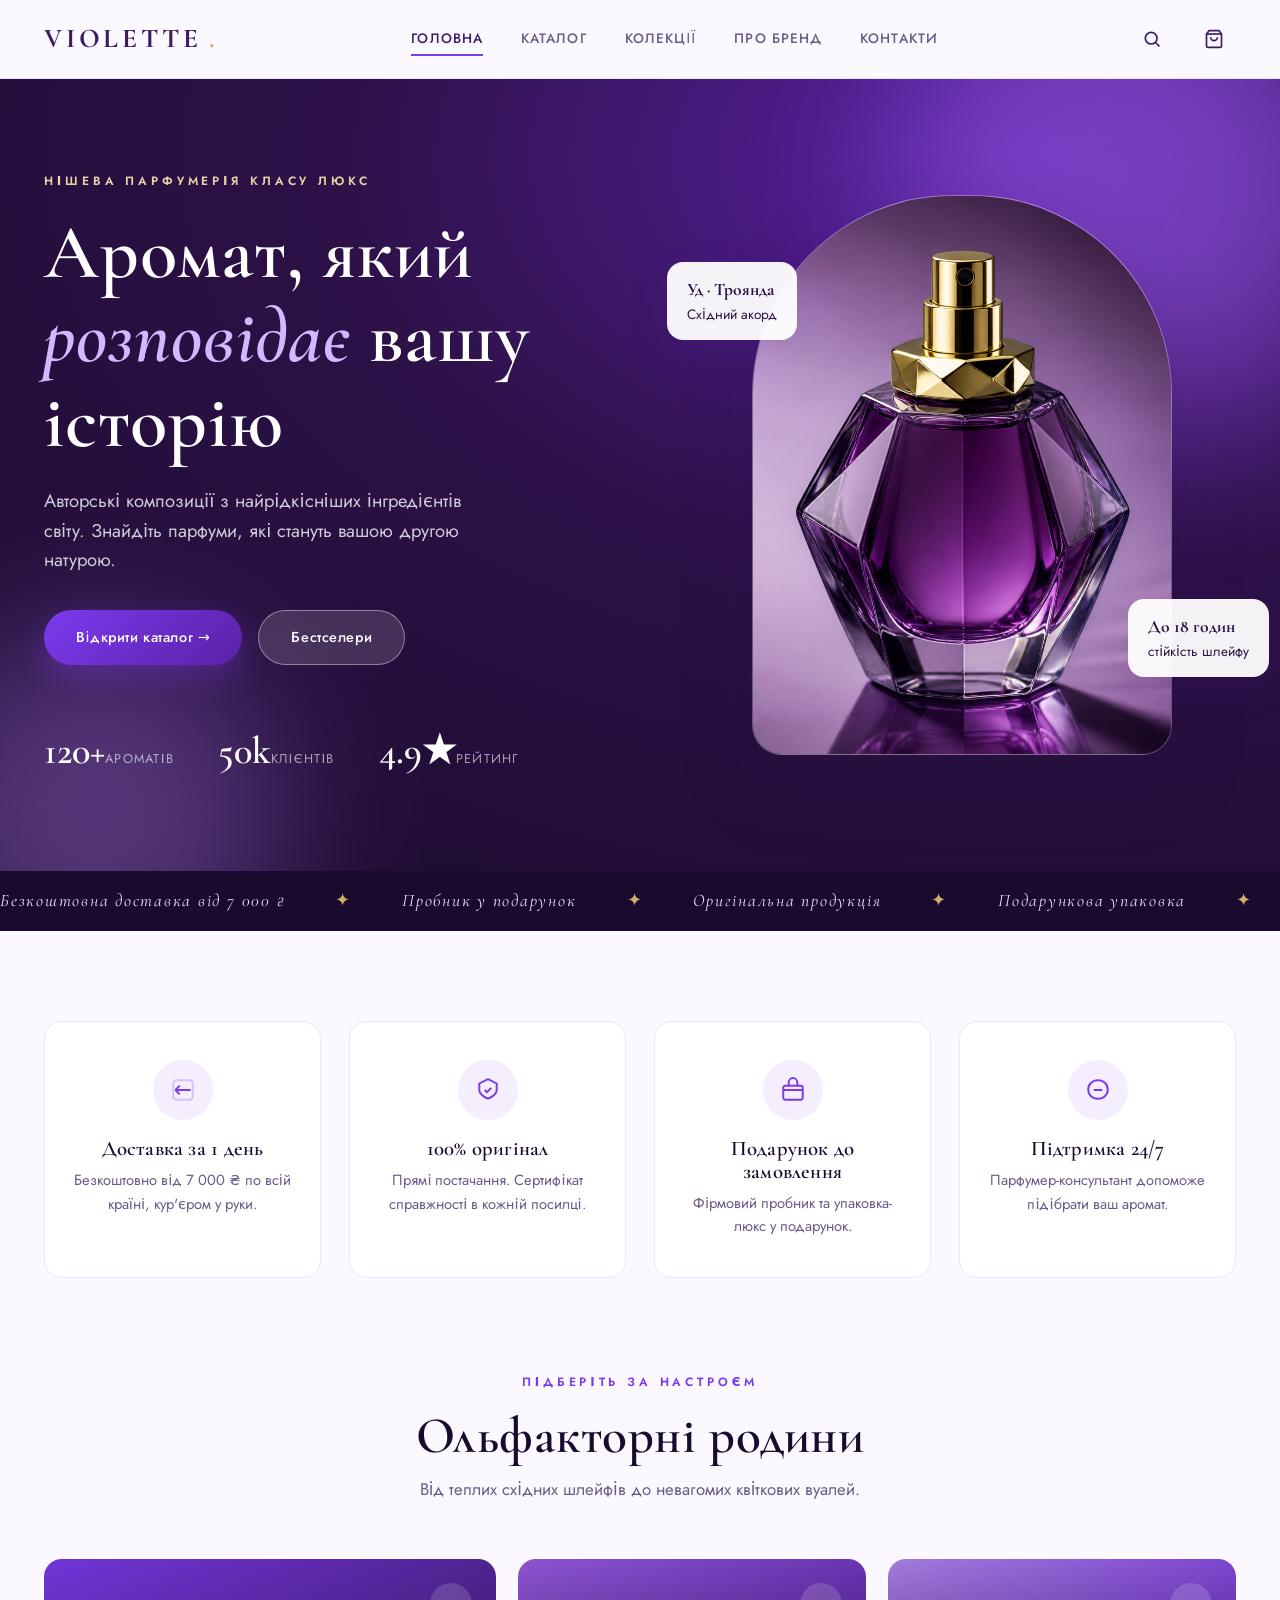
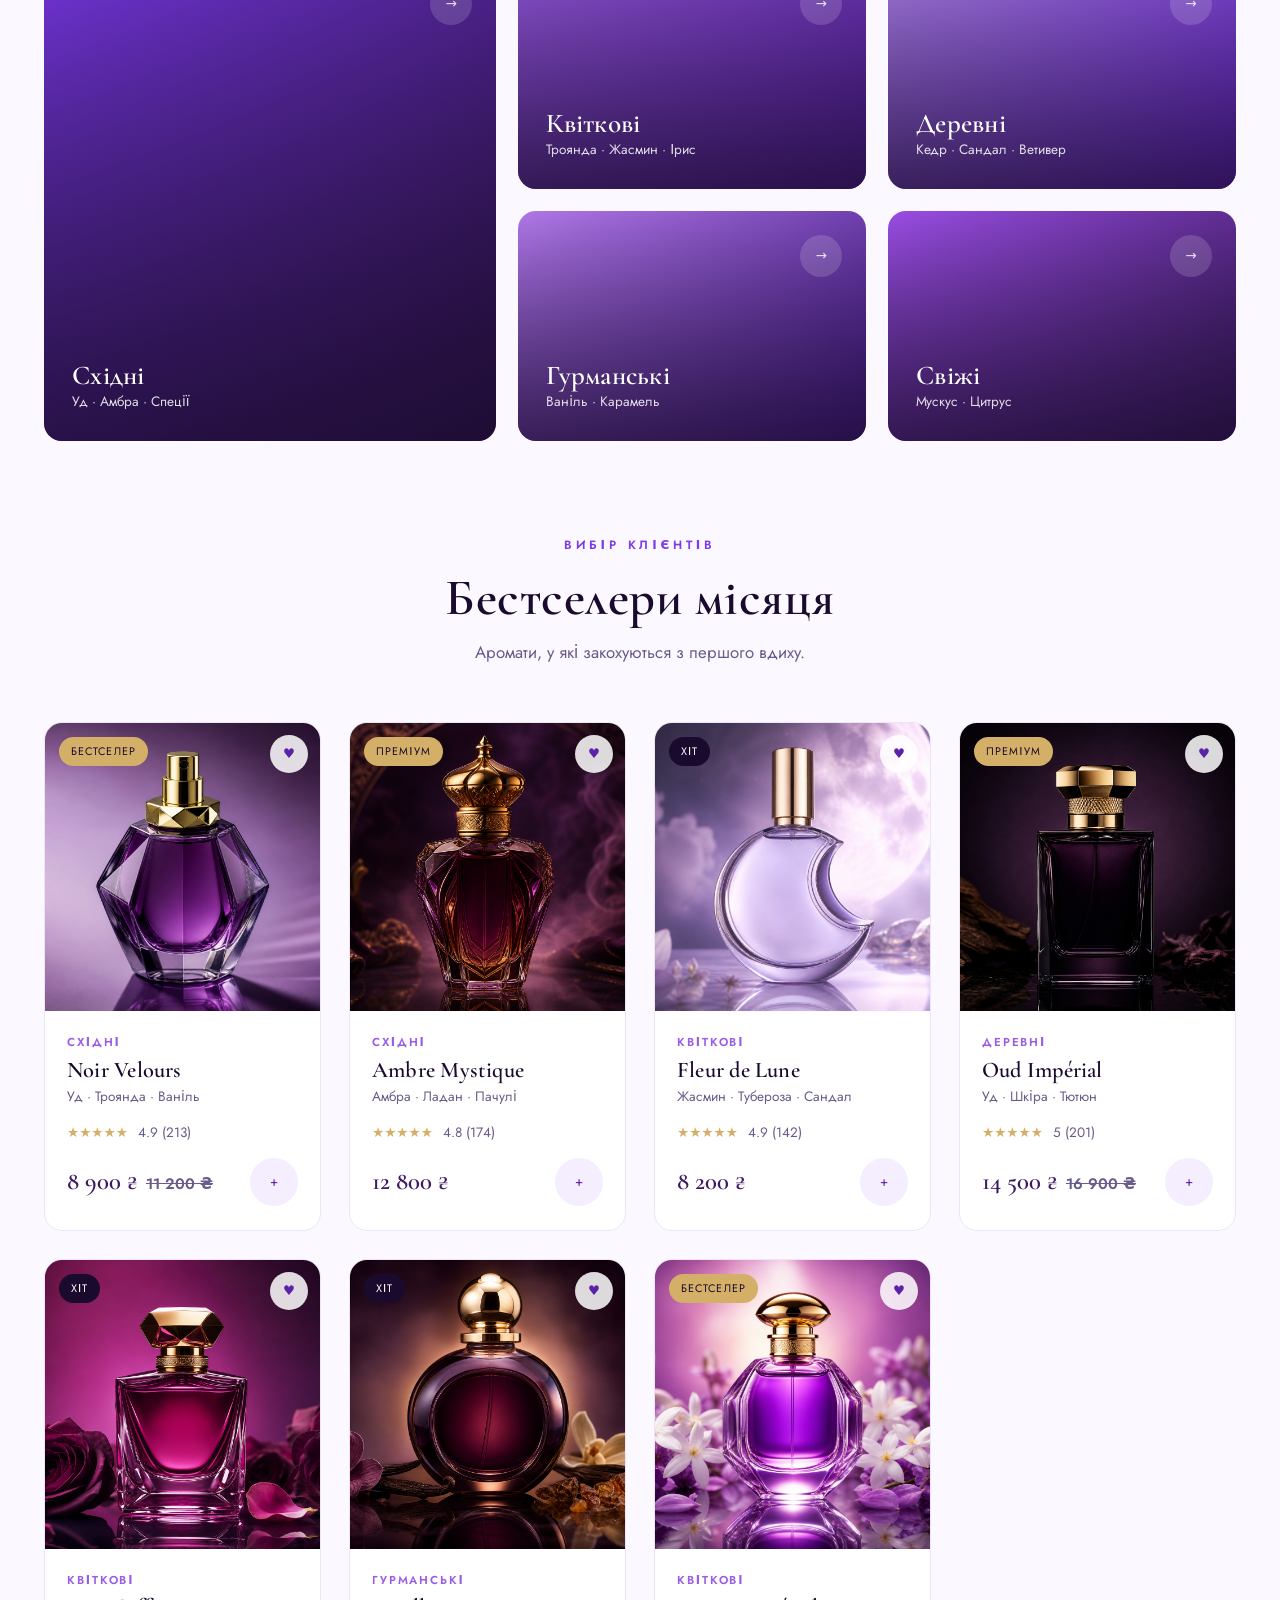
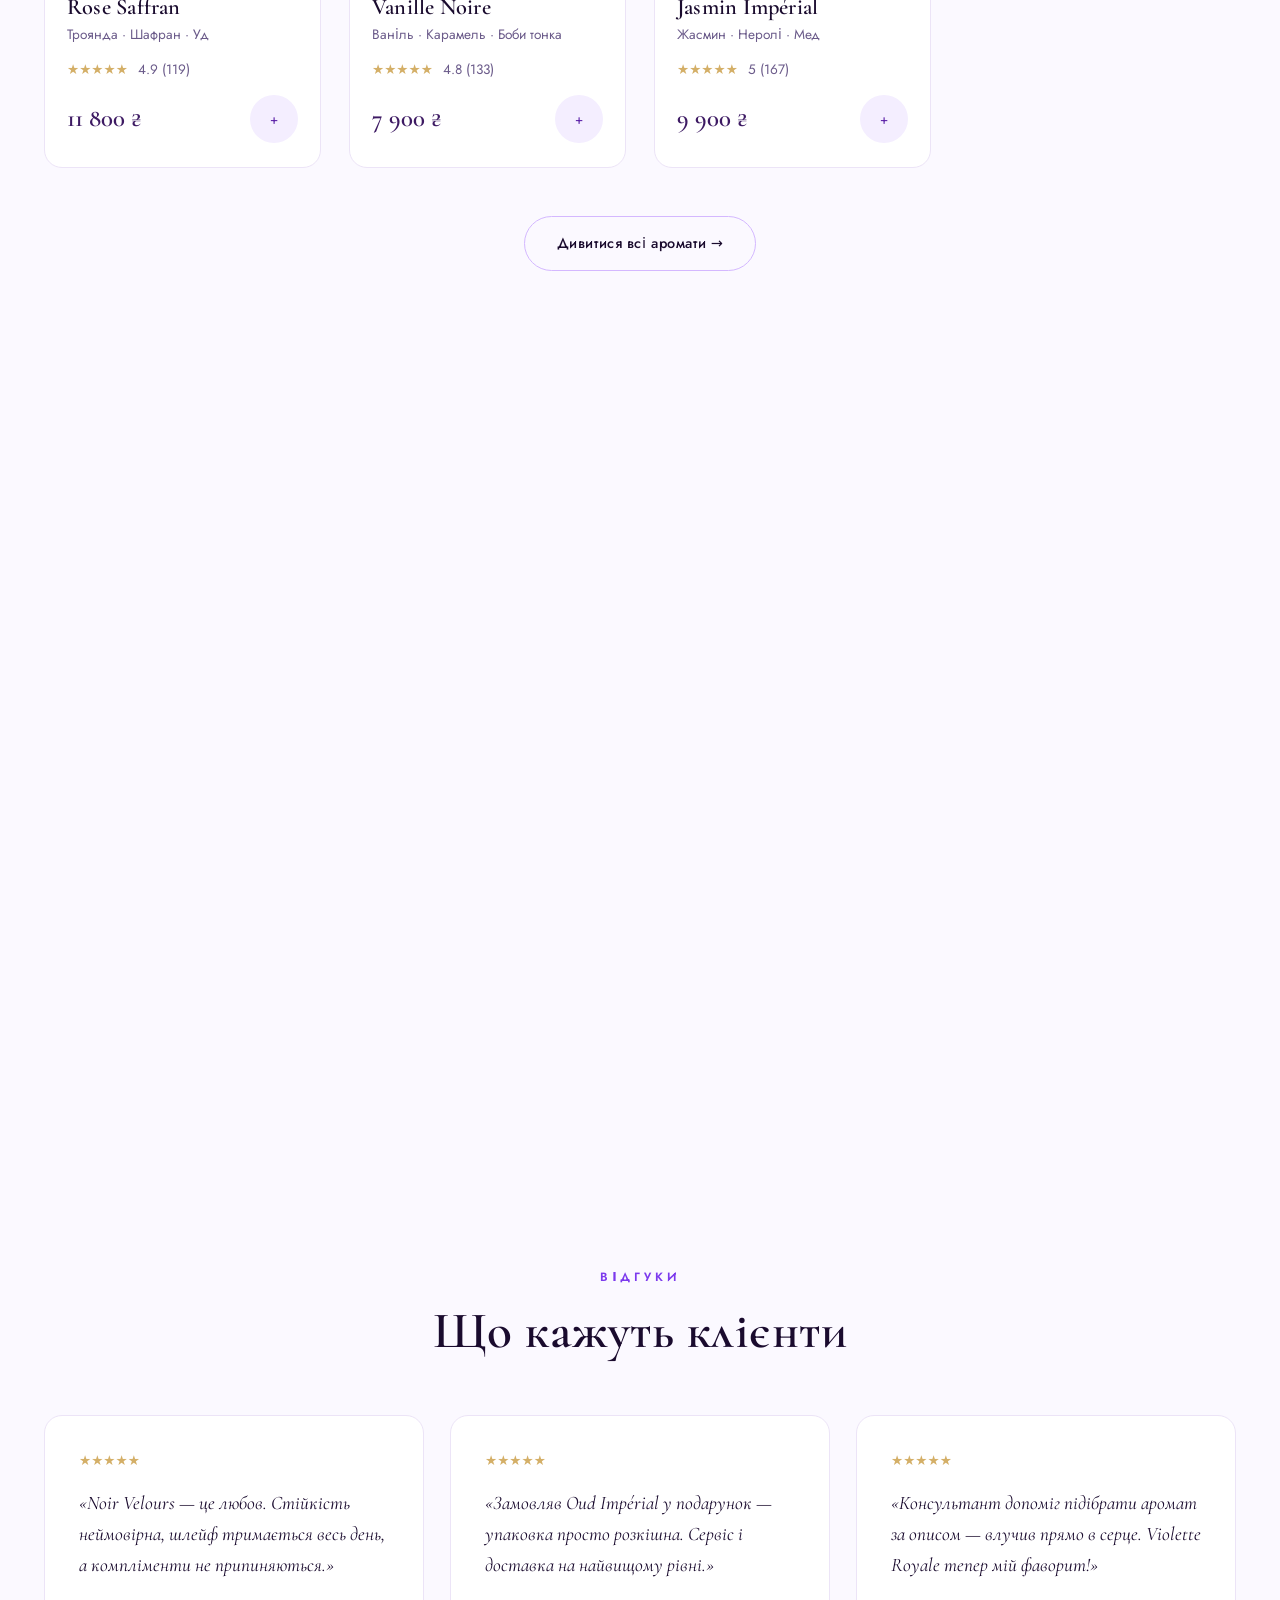
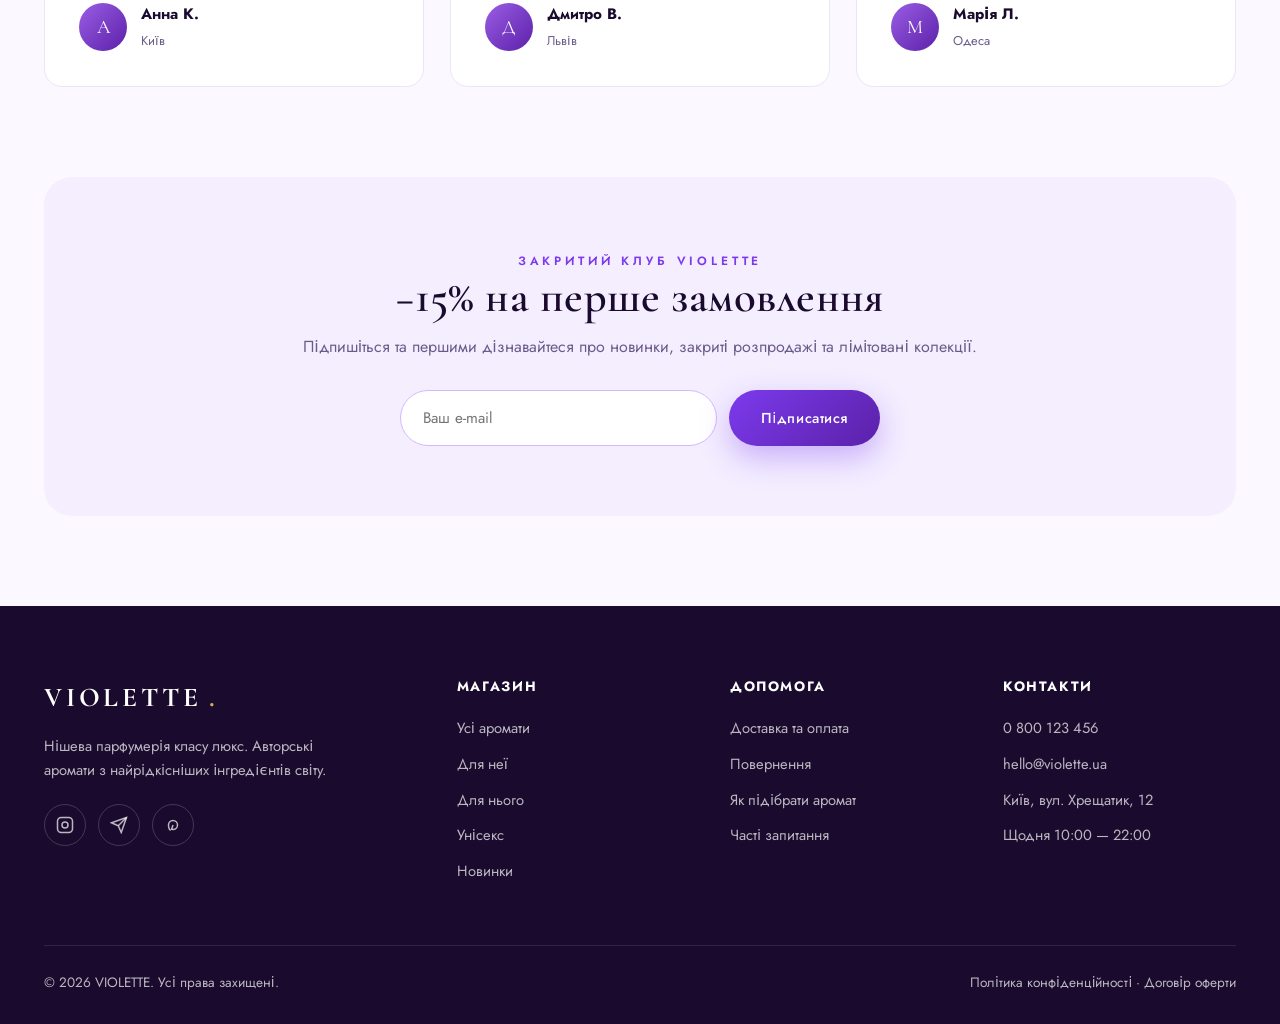
<file: index.html>
<!DOCTYPE html>
<html lang="uk">
<head>
  <meta charset="UTF-8" />
  <meta name="viewport" content="width=device-width, initial-scale=1.0" />
  <title>VIOLETTE — Нішева парфумерія класу люкс</title>
  <meta name="description" content="VIOLETTE — вишуканий онлайн-бутик нішевої парфумерії. Авторські аромати, преміальні інгредієнти, доставка по всьому світу." />
  <link rel="preconnect" href="https://fonts.googleapis.com" />
  <link rel="preconnect" href="https://fonts.gstatic.com" crossorigin />
  <link href="https://fonts.googleapis.com/css2?family=Cormorant+Garamond:ital,wght@0,500;0,600;0,700;1,500;1,600&family=Jost:wght@300;400;500;600&display=swap" rel="stylesheet" />
  <link rel="stylesheet" href="styles.css" />
</head>
<body>
  <!-- Header -->
  <header class="header">
    <div class="container nav">
      <a href="index.html" class="logo">VIOLETTE<span>.</span></a>
      <nav class="nav-links">
        <a href="index.html" class="active">Головна</a>
        <a href="catalog.html">Каталог</a>
        <a href="catalog.html?cat=Східні">Колекції</a>
        <a href="#about">Про бренд</a>
        <a href="#contacts">Контакти</a>
      </nav>
      <div class="nav-actions">
        <button class="icon-btn" aria-label="Пошук">
          <svg width="20" height="20" viewBox="0 0 24 24" fill="none" stroke="currentColor" stroke-width="2"><circle cx="11" cy="11" r="7"/><path d="m21 21-4.3-4.3"/></svg>
        </button>
        <a href="cart.html" class="icon-btn" aria-label="Кошик">
          <svg width="20" height="20" viewBox="0 0 24 24" fill="none" stroke="currentColor" stroke-width="2"><path d="M6 2 3 6v14a2 2 0 0 0 2 2h14a2 2 0 0 0 2-2V6l-3-4Z"/><path d="M3 6h18"/><path d="M16 10a4 4 0 0 1-8 0"/></svg>
          <span class="cart-badge">0</span>
        </a>
        <button class="burger" aria-label="Меню"><span></span><span></span><span></span></button>
      </div>
    </div>
  </header>

  <!-- Mobile menu -->
  <div class="mobile-menu">
    <button class="close" aria-label="Закрити">×</button>
    <a href="index.html">Головна</a>
    <a href="catalog.html">Каталог</a>
    <a href="catalog.html?cat=Східні">Колекції</a>
    <a href="#about">Про бренд</a>
    <a href="cart.html">Кошик</a>
  </div>

  <!-- Hero -->
  <section class="hero">
    <div class="container hero-grid">
      <div class="hero-content">
        <span class="eyebrow">Нішева парфумерія класу люкс</span>
        <h1>Аромат, який <em>розповідає</em> вашу історію</h1>
        <p>Авторські композиції з найрідкісніших інгредієнтів світу. Знайдіть парфуми, які стануть вашою другою натурою.</p>
        <div class="hero-actions">
          <a href="catalog.html" class="btn btn-primary">Відкрити каталог →</a>
          <a href="#bestsellers" class="btn btn-light">Бестселери</a>
        </div>
        <div class="hero-stats">
          <div><span class="num">120+</span><span class="lbl">ароматів</span></div>
          <div><span class="num">50k</span><span class="lbl">клієнтів</span></div>
          <div><span class="num">4.9★</span><span class="lbl">рейтинг</span></div>
        </div>
      </div>
      <div class="hero-visual">
        <div class="hero-bottle">
          <img src="images/noir-velours.png" alt="Noir Velours" />
        </div>
        <div class="hero-tag t1"><b>Уд · Троянда</b>Східний акорд</div>
        <div class="hero-tag t2"><b>До 18 годин</b>стійкість шлейфу</div>
      </div>
    </div>
  </section>

  <!-- Marquee -->
  <div class="marquee">
    <div class="marquee-track">
      <span>Безкоштовна доставка від 7 000 ₴</span>
      <span>Пробник у подарунок</span>
      <span>Оригінальна продукція</span>
      <span>Подарункова упаковка</span>
      <span>Безкоштовна доставка від 7 000 ₴</span>
      <span>Пробник у подарунок</span>
      <span>Оригінальна продукція</span>
      <span>Подарункова упаковка</span>
    </div>
  </div>

  <!-- Features -->
  <section class="section">
    <div class="container">
      <div class="features">
        <div class="feature reveal">
          <div class="ic"><svg width="26" height="26" viewBox="0 0 24 24" fill="none" stroke="currentColor" stroke-width="1.8"><path d="M5 12h14M5 12l4-4m-4 4 4 4"/><path d="M12 3v.01"/><rect x="3" y="3" width="18" height="18" rx="3" opacity=".25"/></svg></div>
          <h4>Доставка за 1 день</h4>
          <p>Безкоштовно від 7 000 ₴ по всій країні, кур'єром у руки.</p>
        </div>
        <div class="feature reveal">
          <div class="ic"><svg width="26" height="26" viewBox="0 0 24 24" fill="none" stroke="currentColor" stroke-width="1.8"><path d="M12 2 4 6v6c0 5 8 8 8 8s8-3 8-8V6l-8-4Z"/><path d="m9 12 2 2 4-4"/></svg></div>
          <h4>100% оригінал</h4>
          <p>Прямі постачання. Сертифікат справжності в кожній посилці.</p>
        </div>
        <div class="feature reveal">
          <div class="ic"><svg width="26" height="26" viewBox="0 0 24 24" fill="none" stroke="currentColor" stroke-width="1.8"><rect x="3" y="8" width="18" height="13" rx="2"/><path d="M3 12h18M8 8V5a4 4 0 0 1 8 0v3"/></svg></div>
          <h4>Подарунок до замовлення</h4>
          <p>Фірмовий пробник та упаковка-люкс у подарунок.</p>
        </div>
        <div class="feature reveal">
          <div class="ic"><svg width="26" height="26" viewBox="0 0 24 24" fill="none" stroke="currentColor" stroke-width="1.8"><path d="M21 11.5a8.38 8.38 0 0 1-9 8.5 8.38 8.38 0 0 1-9-8.5A8.5 8.5 0 0 1 12 3a8.5 8.5 0 0 1 9 8.5Z"/><path d="M8 12h8"/></svg></div>
          <h4>Підтримка 24/7</h4>
          <p>Парфумер-консультант допоможе підібрати ваш аромат.</p>
        </div>
      </div>
    </div>
  </section>

  <!-- Categories -->
  <section class="section" style="padding-top:0">
    <div class="container">
      <div class="section-head reveal">
        <span class="eyebrow">Підберіть за настроєм</span>
        <h2>Ольфакторні родини</h2>
        <p>Від теплих східних шлейфів до невагомих квіткових вуалей.</p>
      </div>
      <div class="cats">
        <a class="cat reveal" href="catalog.html?cat=Східні">
          <span class="arrow">→</span>
          <div><h3>Східні</h3><span>Уд · Амбра · Спеції</span></div>
        </a>
        <a class="cat reveal" href="catalog.html?cat=Квіткові">
          <span class="arrow">→</span>
          <div><h3>Квіткові</h3><span>Троянда · Жасмин · Ірис</span></div>
        </a>
        <a class="cat reveal" href="catalog.html?cat=Деревні">
          <span class="arrow">→</span>
          <div><h3>Деревні</h3><span>Кедр · Сандал · Ветивер</span></div>
        </a>
        <a class="cat reveal" href="catalog.html?cat=Гурманські">
          <span class="arrow">→</span>
          <div><h3>Гурманські</h3><span>Ваніль · Карамель</span></div>
        </a>
        <a class="cat reveal" href="catalog.html?cat=Свіжі">
          <span class="arrow">→</span>
          <div><h3>Свіжі</h3><span>Мускус · Цитрус</span></div>
        </a>
      </div>
    </div>
  </section>

  <!-- Bestsellers -->
  <section class="section" id="bestsellers" style="padding-top:0">
    <div class="container">
      <div class="section-head reveal">
        <span class="eyebrow">Вибір клієнтів</span>
        <h2>Бестселери місяця</h2>
        <p>Аромати, у які закохуються з першого вдиху.</p>
      </div>
      <div class="products" id="bestsellers-grid"></div>
      <div style="text-align:center; margin-top:48px" class="reveal">
        <a href="catalog.html" class="btn btn-ghost">Дивитися всі аромати →</a>
      </div>
    </div>
  </section>

  <!-- Promo banner -->
  <section class="section" style="padding-top:0">
    <div class="container">
      <div class="banner reveal">
        <div>
          <span class="eyebrow" style="color:var(--gold-soft)">Лімітована колекція</span>
          <h2>Midnight Collection<br>−25% до кінця тижня</h2>
          <p>Глибокі вечірні аромати в подарунковому оформленні. Встигніть до завершення акції.</p>
          <a href="catalog.html" class="btn btn-light">Перейти до колекції →</a>
        </div>
        <div class="countdown" id="countdown">
          <div class="cd-box"><span class="n" data-cd="d">02</span><span class="l">дні</span></div>
          <div class="cd-box"><span class="n" data-cd="h">14</span><span class="l">годин</span></div>
          <div class="cd-box"><span class="n" data-cd="m">36</span><span class="l">хвилин</span></div>
          <div class="cd-box"><span class="n" data-cd="s">09</span><span class="l">секунд</span></div>
        </div>
      </div>
    </div>
  </section>

  <!-- About -->
  <section class="section" id="about" style="padding-top:0">
    <div class="container">
      <div class="section-head reveal">
        <span class="eyebrow">Про бренд</span>
        <h2>Мистецтво, укладене у флакон</h2>
        <p>VIOLETTE — це союз французької парфумерної школи та найрідкісніших натуральних інгредієнтів. Кожен аромат створюється вручну майстрами-парфумерами малими партіями, щоб зберегти характер і душу композиції.</p>
      </div>
    </div>
  </section>

  <!-- Reviews -->
  <section class="section" style="padding-top:0">
    <div class="container">
      <div class="section-head reveal">
        <span class="eyebrow">Відгуки</span>
        <h2>Що кажуть клієнти</h2>
      </div>
      <div class="reviews">
        <div class="review reveal">
          <div class="stars">★★★★★</div>
          <p>«Noir Velours — це любов. Стійкість неймовірна, шлейф тримається весь день, а компліменти не припиняються.»</p>
          <div class="reviewer"><div class="av">А</div><div><b>Анна К.</b><span>Київ</span></div></div>
        </div>
        <div class="review reveal">
          <div class="stars">★★★★★</div>
          <p>«Замовляв Oud Impérial у подарунок — упаковка просто розкішна. Сервіс і доставка на найвищому рівні.»</p>
          <div class="reviewer"><div class="av">Д</div><div><b>Дмитро В.</b><span>Львів</span></div></div>
        </div>
        <div class="review reveal">
          <div class="stars">★★★★★</div>
          <p>«Консультант допоміг підібрати аромат за описом — влучив прямо в серце. Violette Royale тепер мій фаворит!»</p>
          <div class="reviewer"><div class="av">М</div><div><b>Марія Л.</b><span>Одеса</span></div></div>
        </div>
      </div>
    </div>
  </section>

  <!-- Newsletter -->
  <section class="section" id="contacts" style="padding-top:0">
    <div class="container">
      <div class="newsletter reveal">
        <span class="eyebrow">Закритий клуб VIOLETTE</span>
        <h2>−15% на перше замовлення</h2>
        <p>Підпишіться та першими дізнавайтеся про новинки, закриті розпродажі та лімітовані колекції.</p>
        <form class="subscribe" onsubmit="event.preventDefault(); this.reset(); toast('Дякуємо! Промокод надіслано на пошту ✦');">
          <input type="email" placeholder="Ваш e-mail" required />
          <button class="btn btn-primary" type="submit">Підписатися</button>
        </form>
      </div>
    </div>
  </section>

  <!-- Footer -->
  <footer class="footer">
    <div class="container">
      <div class="footer-grid">
        <div class="footer-about">
          <a href="index.html" class="logo">VIOLETTE<span>.</span></a>
          <p>Нішева парфумерія класу люкс. Авторські аромати з найрідкісніших інгредієнтів світу.</p>
          <div class="socials">
            <a href="#" aria-label="Instagram"><svg width="18" height="18" viewBox="0 0 24 24" fill="none" stroke="currentColor" stroke-width="2"><rect x="2" y="2" width="20" height="20" rx="5"/><circle cx="12" cy="12" r="4"/><path d="M17.5 6.5h.01"/></svg></a>
            <a href="#" aria-label="Telegram"><svg width="18" height="18" viewBox="0 0 24 24" fill="none" stroke="currentColor" stroke-width="2"><path d="m22 2-7 20-4-9-9-4Z"/><path d="M22 2 11 13"/></svg></a>
            <a href="#" aria-label="Pinterest"><svg width="18" height="18" viewBox="0 0 24 24" fill="none" stroke="currentColor" stroke-width="2"><path d="M9 19c-3-1-3-5-3-7a6 6 0 1 1 6 6c-1.5 0-2-1-2-1"/><path d="m12 12-2 6"/></svg></a>
          </div>
        </div>
        <div class="footer-col">
          <h5>Магазин</h5>
          <a href="catalog.html">Усі аромати</a>
          <a href="catalog.html?cat=Квіткові">Для неї</a>
          <a href="catalog.html?cat=Деревні">Для нього</a>
          <a href="catalog.html">Унісекс</a>
          <a href="catalog.html">Новинки</a>
        </div>
        <div class="footer-col">
          <h5>Допомога</h5>
          <a href="#">Доставка та оплата</a>
          <a href="#">Повернення</a>
          <a href="#">Як підібрати аромат</a>
          <a href="#">Часті запитання</a>
        </div>
        <div class="footer-col">
          <h5>Контакти</h5>
          <a href="tel:+380800123456">0 800 123 456</a>
          <a href="mailto:hello@violette.ua">hello@violette.ua</a>
          <a href="#">Київ, вул. Хрещатик, 12</a>
          <a href="#">Щодня 10:00 — 22:00</a>
        </div>
      </div>
      <div class="footer-bottom">
        <span>© 2026 VIOLETTE. Усі права захищені.</span>
        <span>Політика конфіденційності · Договір оферти</span>
      </div>
    </div>
  </footer>

  <script src="script.js"></script>
  <script>
    function pageInit() {
      const best = PRODUCTS.filter((p) => ["Бестселер", "Хіт", "Преміум"].includes(p.badge)).slice(0, 8);
      document.getElementById("bestsellers-grid").innerHTML = best.map(cardHTML).join("");
      initReveal();

      // Countdown
      const target = new Date().getTime() + (2 * 86400 + 14 * 3600 + 36 * 60) * 1000;
      const cd = document.getElementById("countdown");
      function tick() {
        let diff = Math.max(0, target - Date.now());
        const d = Math.floor(diff / 86400000); diff -= d * 86400000;
        const h = Math.floor(diff / 3600000); diff -= h * 3600000;
        const m = Math.floor(diff / 60000); diff -= m * 60000;
        const s = Math.floor(diff / 1000);
        const pad = (n) => String(n).padStart(2, "0");
        cd.querySelector('[data-cd="d"]').textContent = pad(d);
        cd.querySelector('[data-cd="h"]').textContent = pad(h);
        cd.querySelector('[data-cd="m"]').textContent = pad(m);
        cd.querySelector('[data-cd="s"]').textContent = pad(s);
      }
      tick();
      setInterval(tick, 1000);
    }
  </script>
</body>
</html>
</file>
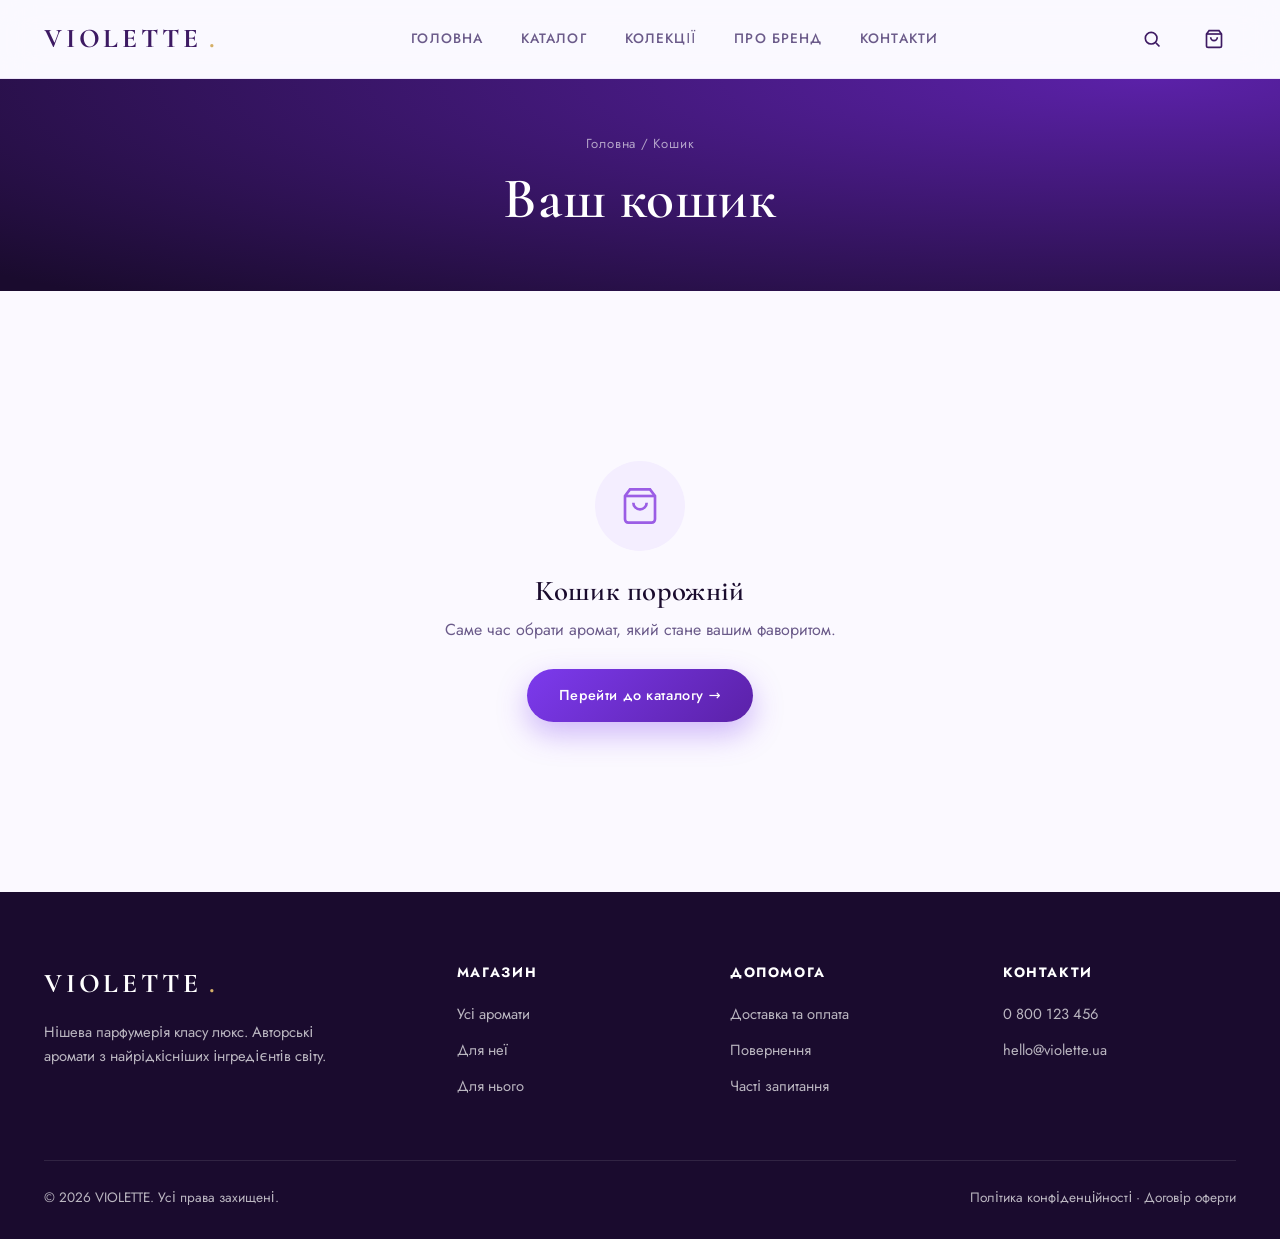
<file: cart.html>
<!DOCTYPE html>
<html lang="uk">
<head>
  <meta charset="UTF-8" />
  <meta name="viewport" content="width=device-width, initial-scale=1.0" />
  <title>Кошик — VIOLETTE</title>
  <link rel="preconnect" href="https://fonts.googleapis.com" />
  <link rel="preconnect" href="https://fonts.gstatic.com" crossorigin />
  <link href="https://fonts.googleapis.com/css2?family=Cormorant+Garamond:ital,wght@0,500;0,600;0,700;1,500;1,600&family=Jost:wght@300;400;500;600&display=swap" rel="stylesheet" />
  <link rel="stylesheet" href="styles.css" />
</head>
<body>
  <header class="header">
    <div class="container nav">
      <a href="index.html" class="logo">VIOLETTE<span>.</span></a>
      <nav class="nav-links">
        <a href="index.html">Головна</a>
        <a href="catalog.html">Каталог</a>
        <a href="catalog.html?cat=Східні">Колекції</a>
        <a href="index.html#about">Про бренд</a>
        <a href="index.html#contacts">Контакти</a>
      </nav>
      <div class="nav-actions">
        <button class="icon-btn" aria-label="Пошук">
          <svg width="20" height="20" viewBox="0 0 24 24" fill="none" stroke="currentColor" stroke-width="2"><circle cx="11" cy="11" r="7"/><path d="m21 21-4.3-4.3"/></svg>
        </button>
        <a href="cart.html" class="icon-btn" aria-label="Кошик">
          <svg width="20" height="20" viewBox="0 0 24 24" fill="none" stroke="currentColor" stroke-width="2"><path d="M6 2 3 6v14a2 2 0 0 0 2 2h14a2 2 0 0 0 2-2V6l-3-4Z"/><path d="M3 6h18"/><path d="M16 10a4 4 0 0 1-8 0"/></svg>
          <span class="cart-badge">0</span>
        </a>
        <button class="burger" aria-label="Меню"><span></span><span></span><span></span></button>
      </div>
    </div>
  </header>

  <div class="mobile-menu">
    <button class="close" aria-label="Закрити">×</button>
    <a href="index.html">Головна</a>
    <a href="catalog.html">Каталог</a>
    <a href="catalog.html?cat=Східні">Колекції</a>
    <a href="index.html#about">Про бренд</a>
    <a href="cart.html">Кошик</a>
  </div>

  <section class="page-hero" style="padding:54px 0 60px">
    <div class="container">
      <div class="breadcrumb"><a href="index.html">Головна</a> / Кошик</div>
      <h1>Ваш кошик</h1>
    </div>
  </section>

  <section class="section">
    <div class="container">
      <div id="cart-root"></div>
    </div>
  </section>

  <footer class="footer">
    <div class="container">
      <div class="footer-grid">
        <div class="footer-about">
          <a href="index.html" class="logo">VIOLETTE<span>.</span></a>
          <p>Нішева парфумерія класу люкс. Авторські аромати з найрідкісніших інгредієнтів світу.</p>
        </div>
        <div class="footer-col">
          <h5>Магазин</h5>
          <a href="catalog.html">Усі аромати</a>
          <a href="catalog.html?cat=Квіткові">Для неї</a>
          <a href="catalog.html?cat=Деревні">Для нього</a>
        </div>
        <div class="footer-col">
          <h5>Допомога</h5>
          <a href="#">Доставка та оплата</a>
          <a href="#">Повернення</a>
          <a href="#">Часті запитання</a>
        </div>
        <div class="footer-col">
          <h5>Контакти</h5>
          <a href="tel:+380800123456">0 800 123 456</a>
          <a href="mailto:hello@violette.ua">hello@violette.ua</a>
        </div>
      </div>
      <div class="footer-bottom">
        <span>© 2026 VIOLETTE. Усі права захищені.</span>
        <span>Політика конфіденційності · Договір оферти</span>
      </div>
    </div>
  </footer>

  <script src="script.js"></script>
  <script>
    let promoApplied = false;
    const FREE_SHIP = 7000;
    const SHIP_COST = 490;

    function renderCart() {
      const items = Cart.get();
      const root = document.getElementById("cart-root");

      if (!items.length) {
        root.innerHTML = `
          <div class="cart-empty">
            <div class="ic"><svg width="40" height="40" viewBox="0 0 24 24" fill="none" stroke="currentColor" stroke-width="1.6"><path d="M6 2 3 6v14a2 2 0 0 0 2 2h14a2 2 0 0 0 2-2V6l-3-4Z"/><path d="M3 6h18"/><path d="M16 10a4 4 0 0 1-8 0"/></svg></div>
            <h3>Кошик порожній</h3>
            <p>Саме час обрати аромат, який стане вашим фаворитом.</p>
            <a href="catalog.html" class="btn btn-primary">Перейти до каталогу →</a>
          </div>`;
        return;
      }

      const rows = items.map((i) => {
        const p = getProduct(i.id);
        const price = Cart.priceFor(p, i.ml);
        return `
          <div class="cart-item">
            <a class="ci-media" href="product.html?id=${p.id}">
              <img class="ci-img" src="${productImg(p)}" alt="${p.name}" loading="lazy" />
            </a>
            <div class="ci-info">
              <span class="card-cat">${p.family}</span>
              <h3><a href="product.html?id=${p.id}">${p.name}</a></h3>
              <div class="ci-size">Об'єм: ${i.ml} мл · ${fmt(price)} / шт</div>
              <button class="ci-remove" onclick="removeItem('${i.id}', ${i.ml})">✕ Видалити</button>
            </div>
            <div class="ci-right">
              <div class="qty small">
                <button onclick="setQty('${i.id}', ${i.ml}, ${i.qty - 1})">−</button>
                <input type="text" value="${i.qty}" readonly />
                <button onclick="setQty('${i.id}', ${i.ml}, ${i.qty + 1})">+</button>
              </div>
              <div class="ci-price">${fmt(price * i.qty)}</div>
            </div>
          </div>`;
      }).join("");

      const subtotal = Cart.subtotal();
      const discount = promoApplied ? subtotal * 0.15 : 0;
      const afterDiscount = subtotal - discount;
      const shipping = afterDiscount >= FREE_SHIP ? 0 : SHIP_COST;
      const total = afterDiscount + shipping;

      root.innerHTML = `
        <div class="cart-layout">
          <div class="cart-items">${rows}</div>
          <aside class="summary">
            <h3>Разом</h3>
            <div class="sum-row"><span>Товари (${Cart.count()})</span><b>${fmt(subtotal)}</b></div>
            ${promoApplied ? `<div class="sum-row" style="color:var(--violet-600)"><span>Промокод VIOLETTE15</span><b>−${fmt(discount)}</b></div>` : ""}
            <div class="sum-row"><span>Доставка</span><b>${shipping === 0 ? "Безкоштовно" : fmt(shipping)}</b></div>
            <div class="promo">
              <input type="text" id="promo" placeholder="Промокод" value="${promoApplied ? "VIOLETTE15" : ""}" />
              <button onclick="applyPromo()">ОК</button>
            </div>
            <div class="sum-row total"><span>До сплати</span><span class="price">${fmt(total)}</span></div>
            <button class="btn btn-primary btn-block" style="margin-top:18px" onclick="checkout()">Оформити замовлення</button>
            <a href="catalog.html" class="btn btn-ghost btn-block" style="margin-top:12px">Продовжити покупки</a>
            <p style="font-size:.8rem;color:var(--muted);text-align:center;margin-top:16px">Підказка: промокод <b>VIOLETTE15</b> — знижка 15%</p>
          </aside>
        </div>`;
    }

    function removeItem(id, ml) {
      Cart.remove(id, ml);
      renderCart();
      toast("Товар видалено з кошика");
    }

    function setQty(id, ml, qty) {
      if (qty < 1) { removeItem(id, ml); return; }
      Cart.setQty(id, ml, qty);
      renderCart();
    }

    function applyPromo() {
      const val = (document.getElementById("promo").value || "").trim().toUpperCase();
      if (val === "VIOLETTE15") {
        promoApplied = true;
        toast("Промокод застосовано — знижка 15% ✦");
      } else {
        promoApplied = false;
        toast("Промокод недійсний");
      }
      renderCart();
    }

    function checkout() {
      Cart.save([]);
      promoApplied = false;
      renderCart();
      toast("Замовлення оформлено! Дякуємо за покупку ✦");
    }

    function pageInit() {
      renderCart();
    }
  </script>
</body>
</html>
</file>
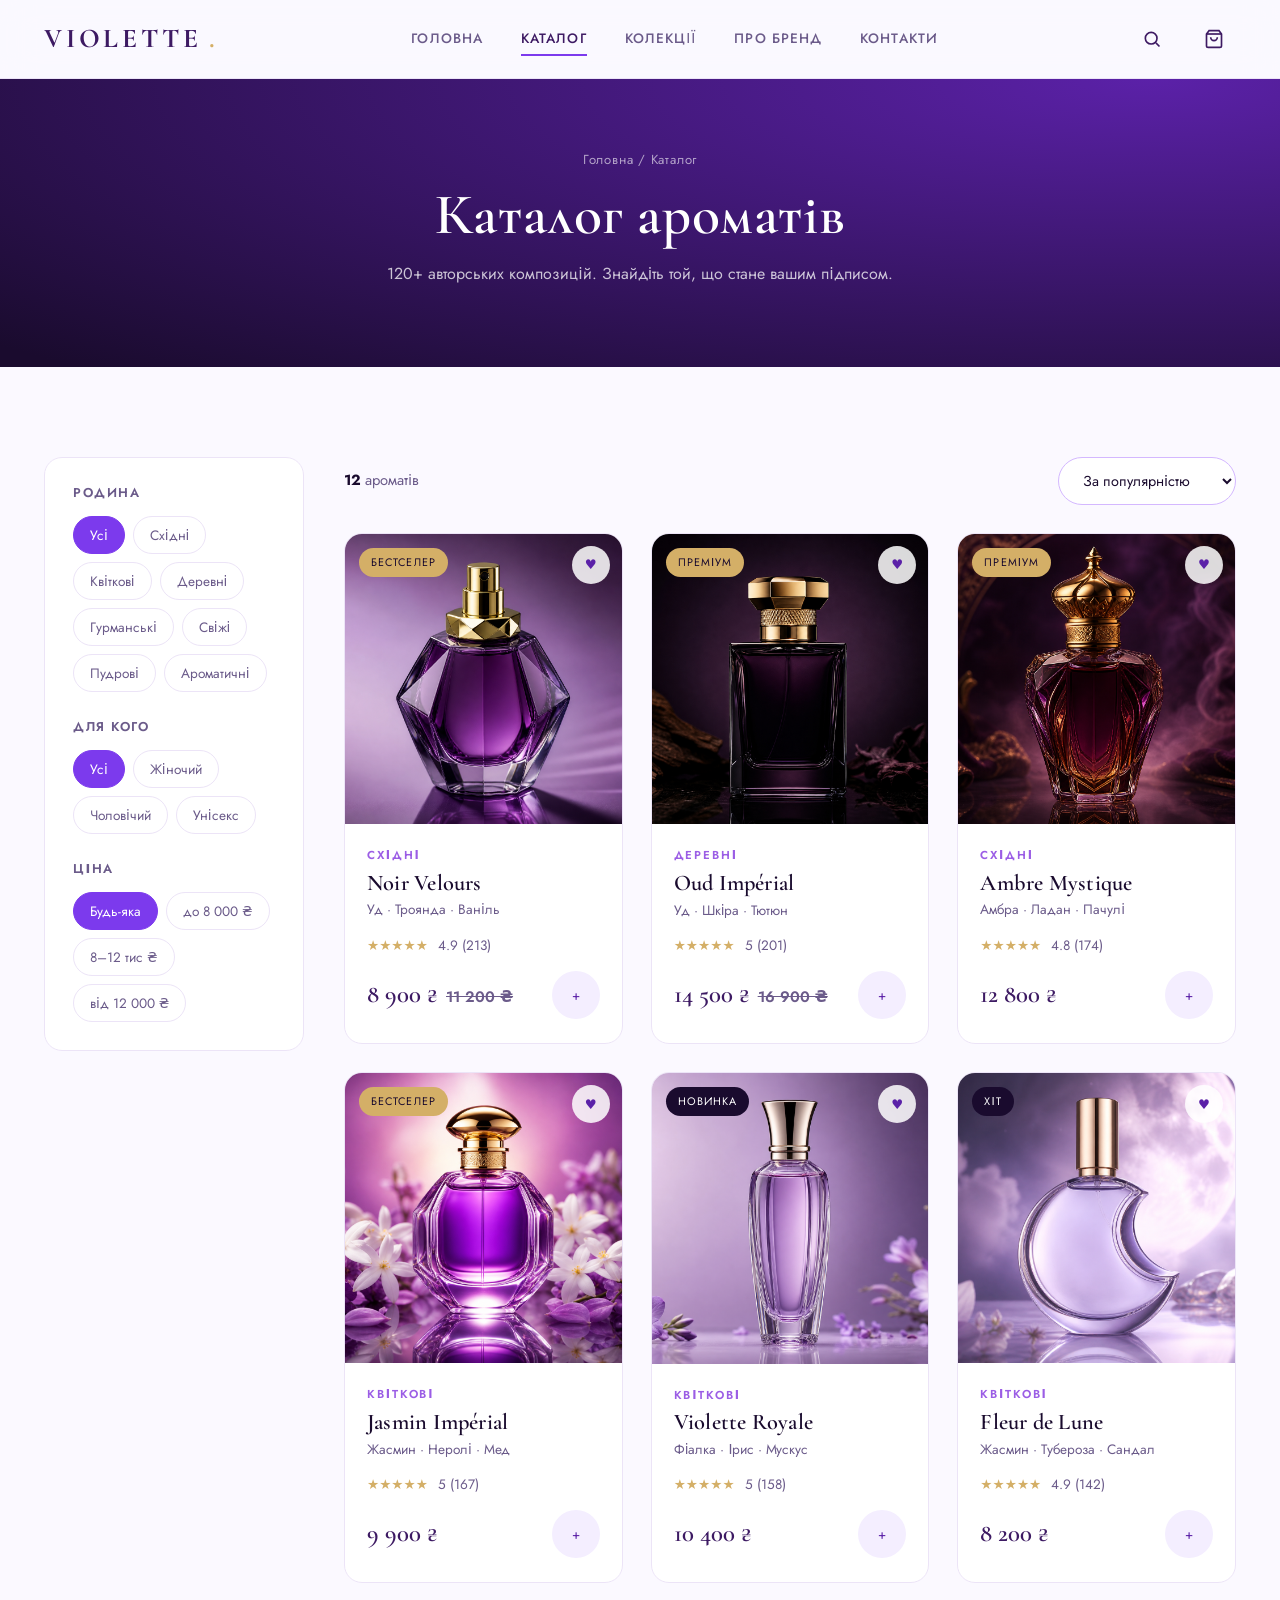
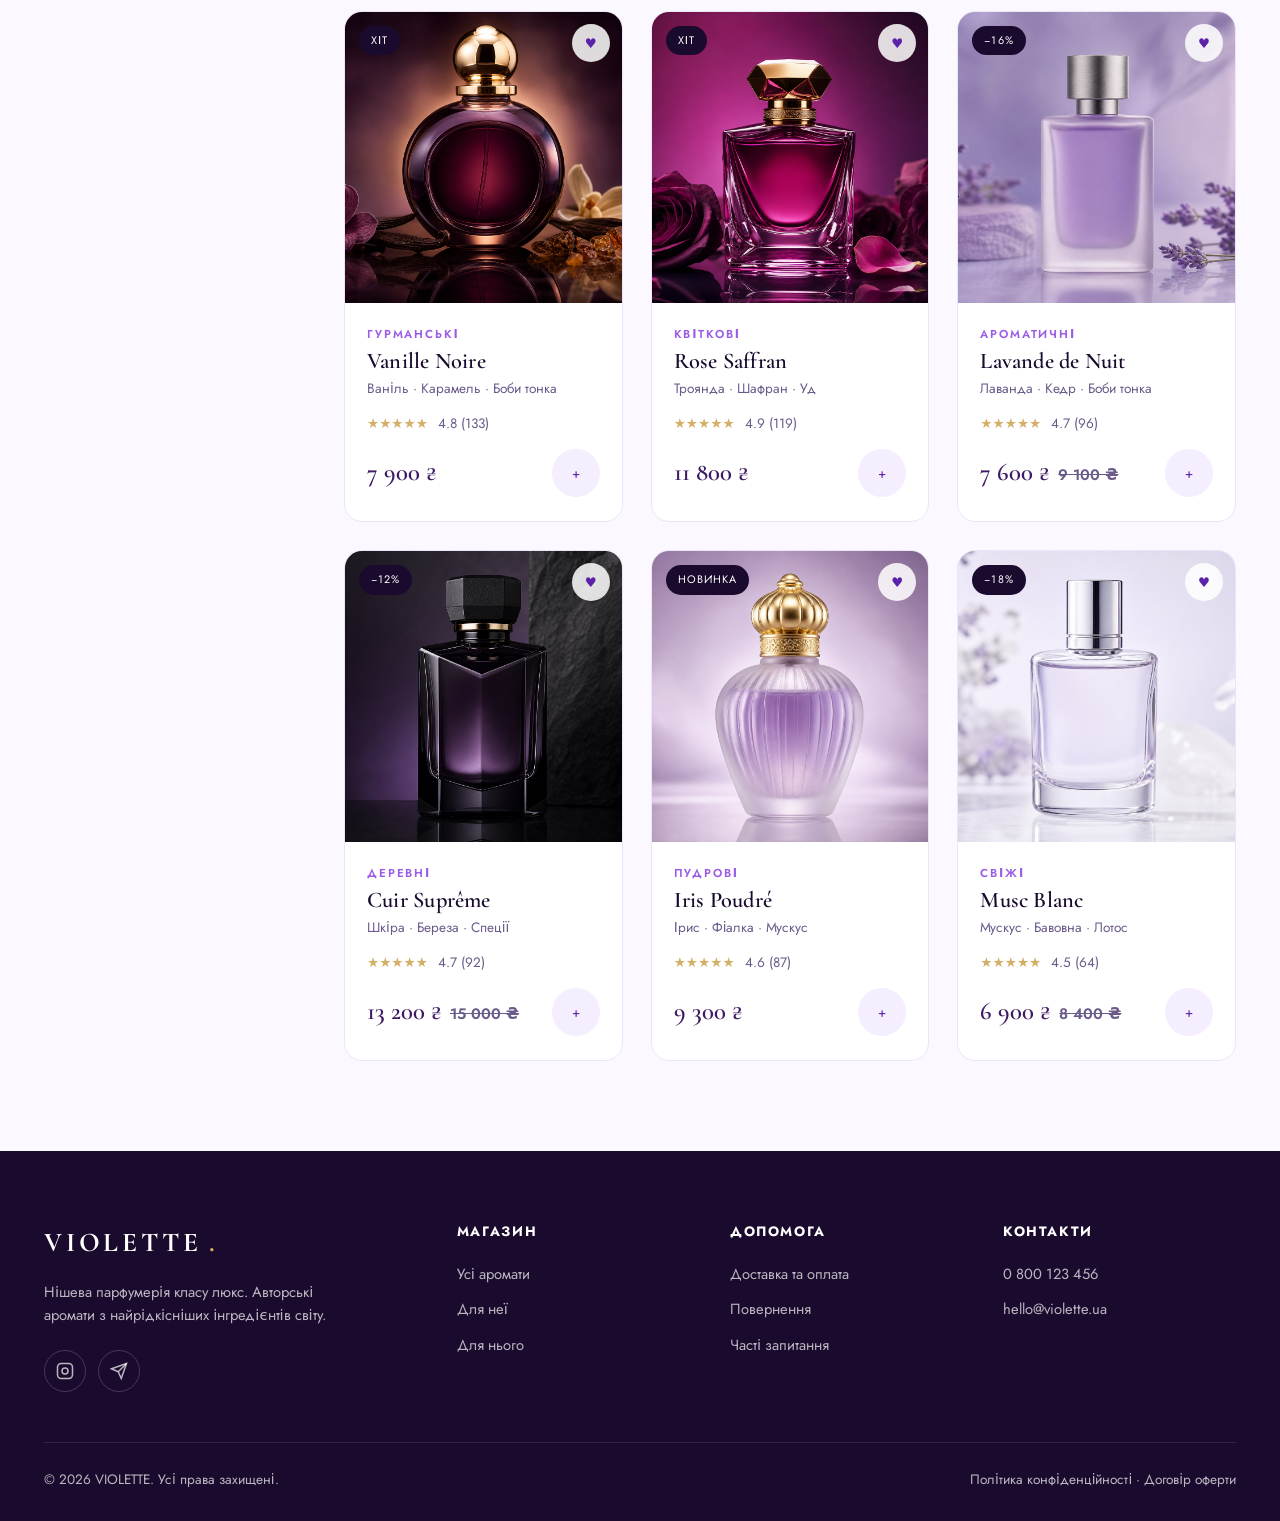
<file: catalog.html>
<!DOCTYPE html>
<html lang="uk">
<head>
  <meta charset="UTF-8" />
  <meta name="viewport" content="width=device-width, initial-scale=1.0" />
  <title>Каталог ароматів — VIOLETTE</title>
  <meta name="description" content="Каталог нішевої парфумерії VIOLETTE. Фільтруйте за родиною, статтю та ціною, щоб знайти ідеальний аромат." />
  <link rel="preconnect" href="https://fonts.googleapis.com" />
  <link rel="preconnect" href="https://fonts.gstatic.com" crossorigin />
  <link href="https://fonts.googleapis.com/css2?family=Cormorant+Garamond:ital,wght@0,500;0,600;0,700;1,500;1,600&family=Jost:wght@300;400;500;600&display=swap" rel="stylesheet" />
  <link rel="stylesheet" href="styles.css" />
</head>
<body>
  <header class="header">
    <div class="container nav">
      <a href="index.html" class="logo">VIOLETTE<span>.</span></a>
      <nav class="nav-links">
        <a href="index.html">Головна</a>
        <a href="catalog.html" class="active">Каталог</a>
        <a href="catalog.html?cat=Східні">Колекції</a>
        <a href="index.html#about">Про бренд</a>
        <a href="index.html#contacts">Контакти</a>
      </nav>
      <div class="nav-actions">
        <button class="icon-btn" aria-label="Пошук">
          <svg width="20" height="20" viewBox="0 0 24 24" fill="none" stroke="currentColor" stroke-width="2"><circle cx="11" cy="11" r="7"/><path d="m21 21-4.3-4.3"/></svg>
        </button>
        <a href="cart.html" class="icon-btn" aria-label="Кошик">
          <svg width="20" height="20" viewBox="0 0 24 24" fill="none" stroke="currentColor" stroke-width="2"><path d="M6 2 3 6v14a2 2 0 0 0 2 2h14a2 2 0 0 0 2-2V6l-3-4Z"/><path d="M3 6h18"/><path d="M16 10a4 4 0 0 1-8 0"/></svg>
          <span class="cart-badge">0</span>
        </a>
        <button class="burger" aria-label="Меню"><span></span><span></span><span></span></button>
      </div>
    </div>
  </header>

  <div class="mobile-menu">
    <button class="close" aria-label="Закрити">×</button>
    <a href="index.html">Головна</a>
    <a href="catalog.html">Каталог</a>
    <a href="catalog.html?cat=Східні">Колекції</a>
    <a href="index.html#about">Про бренд</a>
    <a href="cart.html">Кошик</a>
  </div>

  <section class="page-hero">
    <div class="container">
      <div class="breadcrumb"><a href="index.html">Головна</a> / Каталог</div>
      <h1>Каталог ароматів</h1>
      <p>120+ авторських композицій. Знайдіть той, що стане вашим підписом.</p>
    </div>
  </section>

  <section class="section">
    <div class="container">
      <div class="catalog">
        <aside class="filters">
          <div class="filter-group">
            <h4>Родина</h4>
            <div class="chip-list" data-filter="family">
              <button class="chip active" data-val="all">Усі</button>
              <button class="chip" data-val="Східні">Східні</button>
              <button class="chip" data-val="Квіткові">Квіткові</button>
              <button class="chip" data-val="Деревні">Деревні</button>
              <button class="chip" data-val="Гурманські">Гурманські</button>
              <button class="chip" data-val="Свіжі">Свіжі</button>
              <button class="chip" data-val="Пудрові">Пудрові</button>
              <button class="chip" data-val="Ароматичні">Ароматичні</button>
            </div>
          </div>
          <div class="filter-group">
            <h4>Для кого</h4>
            <div class="chip-list" data-filter="gender">
              <button class="chip active" data-val="all">Усі</button>
              <button class="chip" data-val="Жіночий">Жіночий</button>
              <button class="chip" data-val="Чоловічий">Чоловічий</button>
              <button class="chip" data-val="Унісекс">Унісекс</button>
            </div>
          </div>
          <div class="filter-group">
            <h4>Ціна</h4>
            <div class="chip-list" data-filter="price">
              <button class="chip active" data-val="all">Будь-яка</button>
              <button class="chip" data-val="0-8000">до 8 000 ₴</button>
              <button class="chip" data-val="8000-12000">8–12 тис ₴</button>
              <button class="chip" data-val="12000-99999">від 12 000 ₴</button>
            </div>
          </div>
        </aside>

        <div>
          <div class="catalog-top">
            <span class="count"><b id="result-count">0</b> ароматів</span>
            <select class="select" id="sort">
              <option value="popular">За популярністю</option>
              <option value="price-asc">Спочатку дешевші</option>
              <option value="price-desc">Спочатку дорожчі</option>
              <option value="rating">За рейтингом</option>
              <option value="new">Новинки</option>
            </select>
          </div>
          <div class="products" id="catalog-grid"></div>
        </div>
      </div>
    </div>
  </section>

  <footer class="footer">
    <div class="container">
      <div class="footer-grid">
        <div class="footer-about">
          <a href="index.html" class="logo">VIOLETTE<span>.</span></a>
          <p>Нішева парфумерія класу люкс. Авторські аромати з найрідкісніших інгредієнтів світу.</p>
          <div class="socials">
            <a href="#" aria-label="Instagram"><svg width="18" height="18" viewBox="0 0 24 24" fill="none" stroke="currentColor" stroke-width="2"><rect x="2" y="2" width="20" height="20" rx="5"/><circle cx="12" cy="12" r="4"/><path d="M17.5 6.5h.01"/></svg></a>
            <a href="#" aria-label="Telegram"><svg width="18" height="18" viewBox="0 0 24 24" fill="none" stroke="currentColor" stroke-width="2"><path d="m22 2-7 20-4-9-9-4Z"/><path d="M22 2 11 13"/></svg></a>
          </div>
        </div>
        <div class="footer-col">
          <h5>Магазин</h5>
          <a href="catalog.html">Усі аромати</a>
          <a href="catalog.html?cat=Квіткові">Для неї</a>
          <a href="catalog.html?cat=Деревні">Для нього</a>
        </div>
        <div class="footer-col">
          <h5>Допомога</h5>
          <a href="#">Доставка та оплата</a>
          <a href="#">Повернення</a>
          <a href="#">Часті запитання</a>
        </div>
        <div class="footer-col">
          <h5>Контакти</h5>
          <a href="tel:+380800123456">0 800 123 456</a>
          <a href="mailto:hello@violette.ua">hello@violette.ua</a>
        </div>
      </div>
      <div class="footer-bottom">
        <span>© 2026 VIOLETTE. Усі права захищені.</span>
        <span>Політика конфіденційності · Договір оферти</span>
      </div>
    </div>
  </footer>

  <script src="script.js"></script>
  <script>
    const state = { family: "all", gender: "all", price: "all", sort: "popular" };

    function applyFilters() {
      let list = PRODUCTS.filter((p) => {
        if (state.family !== "all" && p.family !== state.family) return false;
        if (state.gender !== "all" && p.gender !== state.gender) return false;
        if (state.price !== "all") {
          const [min, max] = state.price.split("-").map(Number);
          if (p.price < min || p.price > max) return false;
        }
        return true;
      });

      switch (state.sort) {
        case "price-asc": list.sort((a, b) => a.price - b.price); break;
        case "price-desc": list.sort((a, b) => b.price - a.price); break;
        case "rating": list.sort((a, b) => b.rating - a.rating); break;
        case "new": list.sort((a, b) => (b.badge === "Новинка") - (a.badge === "Новинка")); break;
        default: list.sort((a, b) => b.reviews - a.reviews);
      }

      const grid = document.getElementById("catalog-grid");
      document.getElementById("result-count").textContent = list.length;
      grid.innerHTML = list.length
        ? list.map(cardHTML).join("")
        : `<div class="empty"><h3>Нічого не знайдено</h3><p>Спробуйте змінити параметри фільтра.</p></div>`;
      initReveal();
    }

    function pageInit() {
      // Apply ?cat= from URL
      const params = new URLSearchParams(location.search);
      const cat = params.get("cat");
      if (cat) {
        state.family = cat;
        document.querySelectorAll('[data-filter="family"] .chip').forEach((c) => {
          c.classList.toggle("active", c.dataset.val === cat);
        });
      }

      document.querySelectorAll(".chip-list").forEach((group) => {
        const key = group.dataset.filter;
        group.addEventListener("click", (e) => {
          const chip = e.target.closest(".chip");
          if (!chip) return;
          group.querySelectorAll(".chip").forEach((c) => c.classList.remove("active"));
          chip.classList.add("active");
          state[key] = chip.dataset.val;
          applyFilters();
        });
      });

      document.getElementById("sort").addEventListener("change", (e) => {
        state.sort = e.target.value;
        applyFilters();
      });

      applyFilters();
    }
  </script>
</body>
</html>
</file>
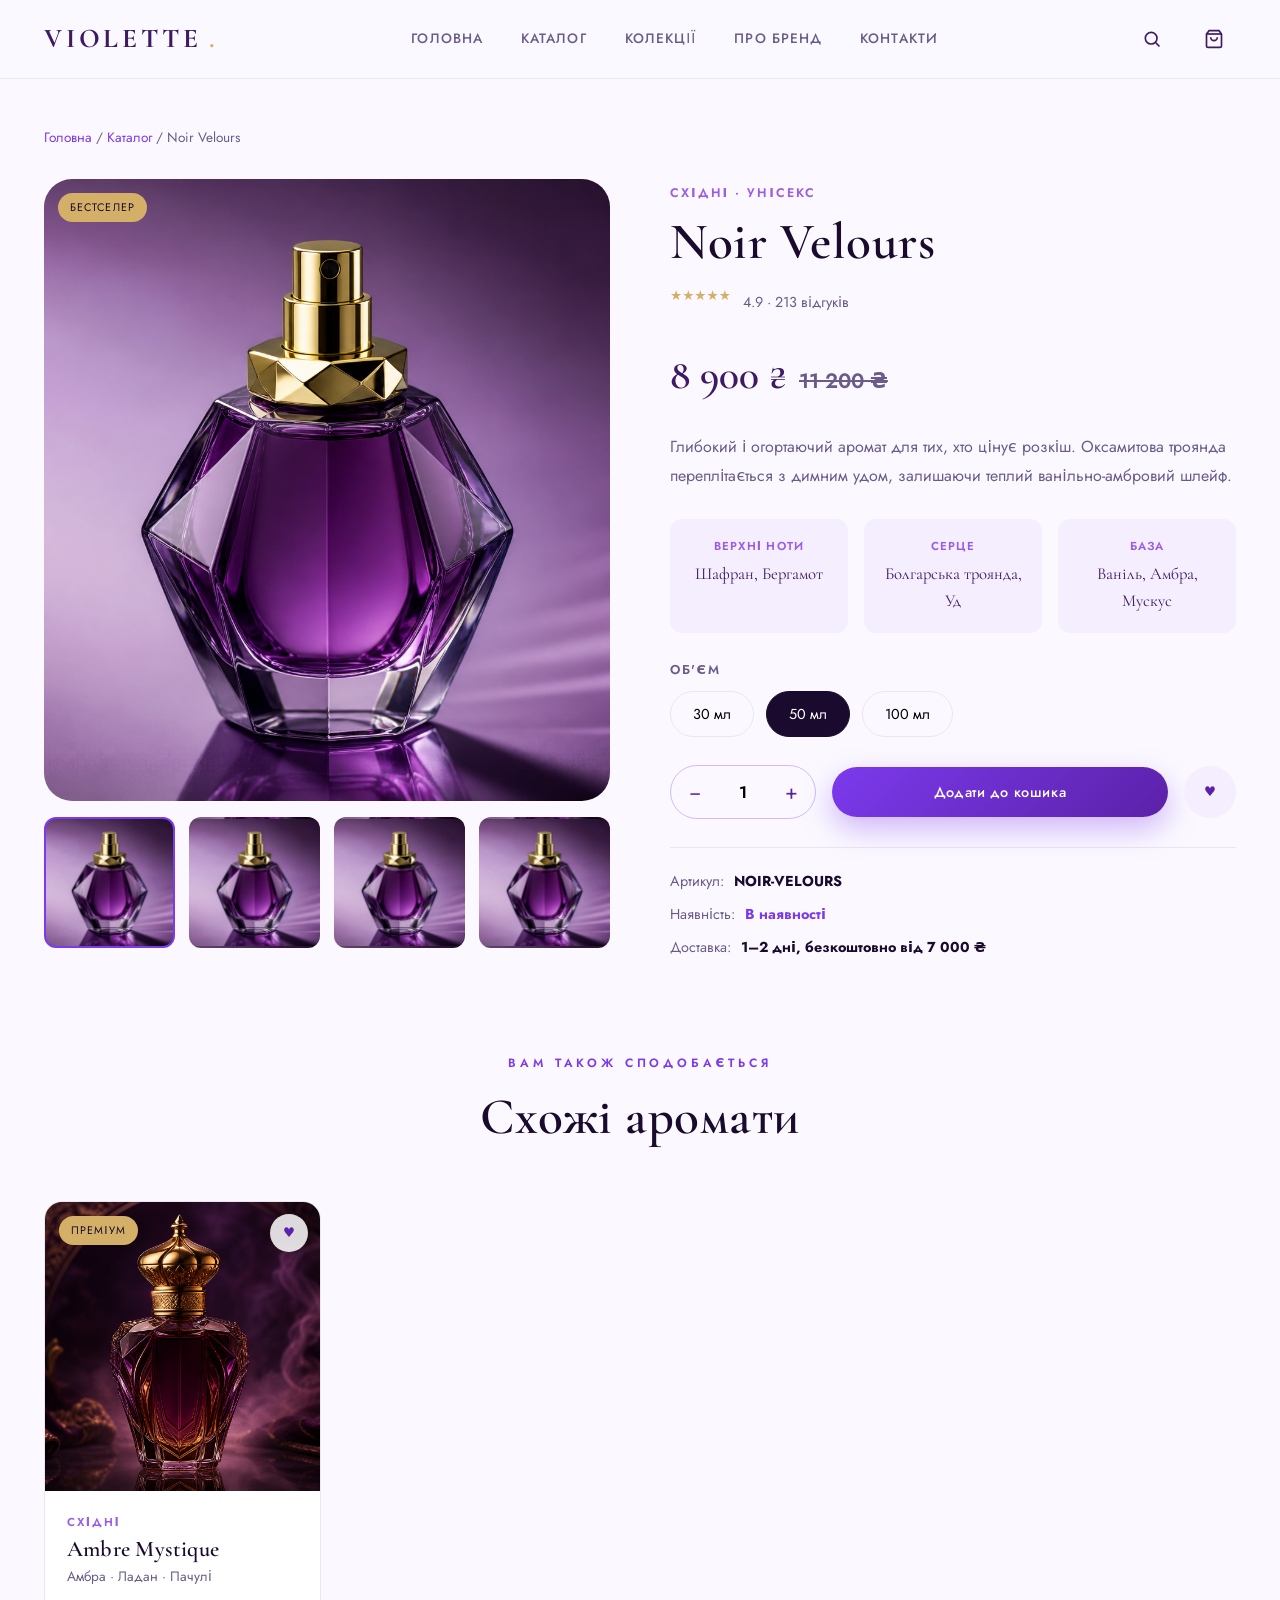
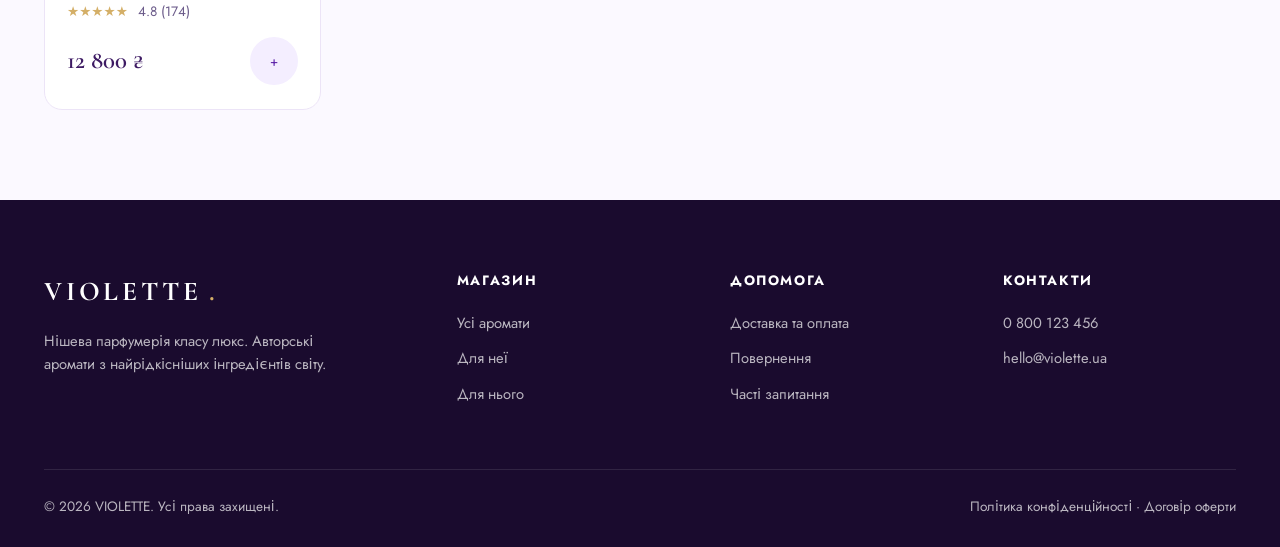
<file: product.html>
<!DOCTYPE html>
<html lang="uk">
<head>
  <meta charset="UTF-8" />
  <meta name="viewport" content="width=device-width, initial-scale=1.0" />
  <title>Аромат — VIOLETTE</title>
  <link rel="preconnect" href="https://fonts.googleapis.com" />
  <link rel="preconnect" href="https://fonts.gstatic.com" crossorigin />
  <link href="https://fonts.googleapis.com/css2?family=Cormorant+Garamond:ital,wght@0,500;0,600;0,700;1,500;1,600&family=Jost:wght@300;400;500;600&display=swap" rel="stylesheet" />
  <link rel="stylesheet" href="styles.css" />
</head>
<body>
  <header class="header">
    <div class="container nav">
      <a href="index.html" class="logo">VIOLETTE<span>.</span></a>
      <nav class="nav-links">
        <a href="index.html">Головна</a>
        <a href="catalog.html">Каталог</a>
        <a href="catalog.html?cat=Східні">Колекції</a>
        <a href="index.html#about">Про бренд</a>
        <a href="index.html#contacts">Контакти</a>
      </nav>
      <div class="nav-actions">
        <button class="icon-btn" aria-label="Пошук">
          <svg width="20" height="20" viewBox="0 0 24 24" fill="none" stroke="currentColor" stroke-width="2"><circle cx="11" cy="11" r="7"/><path d="m21 21-4.3-4.3"/></svg>
        </button>
        <a href="cart.html" class="icon-btn" aria-label="Кошик">
          <svg width="20" height="20" viewBox="0 0 24 24" fill="none" stroke="currentColor" stroke-width="2"><path d="M6 2 3 6v14a2 2 0 0 0 2 2h14a2 2 0 0 0 2-2V6l-3-4Z"/><path d="M3 6h18"/><path d="M16 10a4 4 0 0 1-8 0"/></svg>
          <span class="cart-badge">0</span>
        </a>
        <button class="burger" aria-label="Меню"><span></span><span></span><span></span></button>
      </div>
    </div>
  </header>

  <div class="mobile-menu">
    <button class="close" aria-label="Закрити">×</button>
    <a href="index.html">Головна</a>
    <a href="catalog.html">Каталог</a>
    <a href="catalog.html?cat=Східні">Колекції</a>
    <a href="index.html#about">Про бренд</a>
    <a href="cart.html">Кошик</a>
  </div>

  <main class="section" style="padding-top:48px">
    <div class="container">
      <div class="breadcrumb" style="font-size:.85rem;color:var(--muted);margin-bottom:30px">
        <a href="index.html" style="color:var(--violet-600)">Головна</a> /
        <a href="catalog.html" style="color:var(--violet-600)">Каталог</a> /
        <span id="bc-name">Аромат</span>
      </div>
      <div class="pd" id="pd"></div>
    </div>
  </main>

  <!-- Related -->
  <section class="section" style="padding-top:0">
    <div class="container">
      <div class="section-head">
        <span class="eyebrow">Вам також сподобається</span>
        <h2>Схожі аромати</h2>
      </div>
      <div class="products" id="related-grid"></div>
    </div>
  </section>

  <footer class="footer">
    <div class="container">
      <div class="footer-grid">
        <div class="footer-about">
          <a href="index.html" class="logo">VIOLETTE<span>.</span></a>
          <p>Нішева парфумерія класу люкс. Авторські аромати з найрідкісніших інгредієнтів світу.</p>
        </div>
        <div class="footer-col">
          <h5>Магазин</h5>
          <a href="catalog.html">Усі аромати</a>
          <a href="catalog.html?cat=Квіткові">Для неї</a>
          <a href="catalog.html?cat=Деревні">Для нього</a>
        </div>
        <div class="footer-col">
          <h5>Допомога</h5>
          <a href="#">Доставка та оплата</a>
          <a href="#">Повернення</a>
          <a href="#">Часті запитання</a>
        </div>
        <div class="footer-col">
          <h5>Контакти</h5>
          <a href="tel:+380800123456">0 800 123 456</a>
          <a href="mailto:hello@violette.ua">hello@violette.ua</a>
        </div>
      </div>
      <div class="footer-bottom">
        <span>© 2026 VIOLETTE. Усі права захищені.</span>
        <span>Політика конфіденційності · Договір оферти</span>
      </div>
    </div>
  </footer>

  <script src="script.js"></script>
  <script>
    let current = { ml: 50, qty: 1 };

    function renderProduct(p) {
      document.title = `${p.name} — VIOLETTE`;
      document.getElementById("bc-name").textContent = p.name;

      const priceNow = Cart.priceFor(p, current.ml);
      const oldNow = p.old ? p.old * (SIZES.find((s) => s.ml === current.ml).factor) : null;

      document.getElementById("pd").innerHTML = `
        <div class="pd-gallery">
          <div class="pd-main">
            <span class="badge ${p.badgeGold ? "gold" : ""}">${p.badge}</span>
            <img class="pd-img" src="${productImg(p)}" alt="${p.name}" />
          </div>
          <div class="pd-thumbs">
            ${[0, 1, 2, 3].map((i) => `
              <div class="pd-thumb ${i === 0 ? "active" : ""}" style="background-image:url('${productImg(p)}')" onclick="thumbSelect(this)"></div>
            `).join("")}
          </div>
        </div>
        <div class="pd-info">
          <span class="card-cat">${p.family} · ${p.gender}</span>
          <h1>${p.name}</h1>
          <div class="pd-rating">
            <span class="stars">${stars(p.rating)}</span>
            <span style="color:var(--muted);font-size:.9rem">${p.rating} · ${p.reviews} відгуків</span>
          </div>
          <div class="pd-price" id="pd-price">${fmt(priceNow)}${oldNow ? `<small>${fmt(oldNow)}</small>` : ""}</div>
          <p class="pd-desc">${p.desc}</p>
          <div class="pd-notes">
            <div class="note-box"><span class="nl">Верхні ноти</span><span class="nv">${p.top}</span></div>
            <div class="note-box"><span class="nl">Серце</span><span class="nv">${p.heart}</span></div>
            <div class="note-box"><span class="nl">База</span><span class="nv">${p.base}</span></div>
          </div>
          <div class="pd-size">
            <h4>Об'єм</h4>
            <div class="size-opts" id="size-opts">
              ${SIZES.map((s) => `
                <button class="size-opt ${s.ml === current.ml ? "active" : ""}" data-ml="${s.ml}" onclick="sizeSelect(${s.ml})">${s.ml} мл</button>
              `).join("")}
            </div>
          </div>
          <div class="pd-buy">
            <div class="qty">
              <button onclick="changeQty(-1)">−</button>
              <input type="text" id="qty-input" value="1" readonly />
              <button onclick="changeQty(1)">+</button>
            </div>
            <button class="btn btn-primary" style="flex:1" onclick="addToCart('${p.id}')">Додати до кошика</button>
            <button class="add-btn" style="width:52px;height:52px" onclick="this.classList.toggle('active')" aria-label="В обране">♥</button>
          </div>
          <div class="pd-meta">
            <div><span>Артикул:</span> <b>${p.id.toUpperCase()}</b></div>
            <div><span>Наявність:</span> <b style="color:var(--violet-600)">В наявності</b></div>
            <div><span>Доставка:</span> <b>1–2 дні, безкоштовно від 7 000 ₴</b></div>
          </div>
        </div>`;
    }

    function thumbSelect(el) {
      document.querySelectorAll(".pd-thumb").forEach((t) => t.classList.remove("active"));
      el.classList.add("active");
    }

    function sizeSelect(ml) {
      current.ml = ml;
      document.querySelectorAll(".size-opt").forEach((b) =>
        b.classList.toggle("active", Number(b.dataset.ml) === ml)
      );
      const p = window.__product;
      const priceNow = Cart.priceFor(p, ml);
      const factor = SIZES.find((s) => s.ml === ml).factor;
      const oldNow = p.old ? p.old * factor : null;
      document.getElementById("pd-price").innerHTML =
        `${fmt(priceNow)}${oldNow ? `<small>${fmt(oldNow)}</small>` : ""}`;
    }

    function changeQty(d) {
      current.qty = Math.max(1, current.qty + d);
      document.getElementById("qty-input").value = current.qty;
    }

    function addToCart(id) {
      Cart.add(id, current.qty, current.ml);
      toast(`«${getProduct(id).name}» (${current.ml} мл) додано до кошика`);
    }

    function pageInit() {
      const id = new URLSearchParams(location.search).get("id");
      const p = getProduct(id) || PRODUCTS[0];
      window.__product = p;
      renderProduct(p);

      const related = PRODUCTS.filter((r) => r.family === p.family && r.id !== p.id).slice(0, 4);
      const fill = related.length ? related : PRODUCTS.filter((r) => r.id !== p.id).slice(0, 4);
      document.getElementById("related-grid").innerHTML = fill.map(cardHTML).join("");
      initReveal();
    }
  </script>
</body>
</html>
</file>
<file: styles.css>
/* ===========================================================
   VIOLETTE — Online Perfume Store
   Elegant purple design system
   =========================================================== */

:root {
  /* Palette */
  --violet-950: #1a0b2e;
  --violet-900: #2d1147;
  --violet-800: #3d1a63;
  --violet-700: #5b21a8;
  --violet-600: #7c3aed;
  --violet-500: #9b5de5;
  --violet-400: #b388f0;
  --violet-300: #d4b8ff;
  --violet-200: #e9ddff;
  --violet-100: #f4eeff;

  --gold: #d4af67;
  --gold-soft: #e8d4a8;

  --ink: #1a0b2e;
  --muted: #6b5b8a;
  --line: #ece4f7;
  --bg: #fbf9ff;
  --white: #ffffff;

  --shadow-sm: 0 2px 10px rgba(91, 33, 168, 0.06);
  --shadow-md: 0 12px 40px rgba(91, 33, 168, 0.12);
  --shadow-lg: 0 30px 70px rgba(45, 17, 71, 0.25);

  --radius: 18px;
  --radius-sm: 12px;
  --radius-lg: 28px;

  --serif: "Cormorant Garamond", "Times New Roman", serif;
  --sans: "Jost", "Segoe UI", system-ui, sans-serif;

  --container: 1240px;
  --ease: cubic-bezier(0.22, 1, 0.36, 1);
}

/* ----------------------------- Reset ----------------------------- */
*,
*::before,
*::after {
  box-sizing: border-box;
  margin: 0;
  padding: 0;
}

html {
  scroll-behavior: smooth;
}

body {
  font-family: var(--sans);
  color: var(--ink);
  background: var(--bg);
  line-height: 1.6;
  -webkit-font-smoothing: antialiased;
  overflow-x: hidden;
}

a {
  color: inherit;
  text-decoration: none;
}

img {
  max-width: 100%;
  display: block;
}

ul {
  list-style: none;
}

button {
  font-family: inherit;
  cursor: pointer;
  border: none;
  background: none;
}

h1, h2, h3, h4 {
  font-family: var(--serif);
  font-weight: 600;
  line-height: 1.1;
  letter-spacing: 0.01em;
}

.container {
  width: 100%;
  max-width: var(--container);
  margin: 0 auto;
  padding: 0 24px;
}

.section {
  padding: 90px 0;
}

.eyebrow {
  font-size: 12px;
  letter-spacing: 0.32em;
  text-transform: uppercase;
  color: var(--violet-600);
  font-weight: 600;
}

.section-head {
  text-align: center;
  max-width: 640px;
  margin: 0 auto 56px;
}

.section-head h2 {
  font-size: clamp(2rem, 4vw, 3.2rem);
  margin: 14px 0 12px;
}

.section-head p {
  color: var(--muted);
  font-size: 1.05rem;
}

/* ----------------------------- Buttons ----------------------------- */
.btn {
  display: inline-flex;
  align-items: center;
  justify-content: center;
  gap: 10px;
  padding: 15px 32px;
  border-radius: 100px;
  font-size: 0.9rem;
  font-weight: 500;
  letter-spacing: 0.04em;
  transition: transform 0.4s var(--ease), box-shadow 0.4s var(--ease),
    background 0.3s ease, color 0.3s ease;
  white-space: nowrap;
}

.btn-primary {
  background: linear-gradient(135deg, var(--violet-600), var(--violet-700));
  color: var(--white);
  box-shadow: 0 12px 30px rgba(124, 58, 237, 0.35);
}

.btn-primary:hover {
  transform: translateY(-3px);
  box-shadow: 0 18px 40px rgba(124, 58, 237, 0.45);
}

.btn-ghost {
  background: transparent;
  color: var(--ink);
  border: 1.5px solid var(--violet-300);
}

.btn-ghost:hover {
  background: var(--violet-100);
  border-color: var(--violet-500);
  transform: translateY(-3px);
}

.btn-light {
  background: rgba(255, 255, 255, 0.14);
  color: var(--white);
  border: 1.5px solid rgba(255, 255, 255, 0.4);
  backdrop-filter: blur(8px);
}

.btn-light:hover {
  background: rgba(255, 255, 255, 0.25);
  transform: translateY(-3px);
}

.btn-block {
  width: 100%;
}

.btn:disabled {
  opacity: 0.5;
  cursor: not-allowed;
  transform: none;
}

/* ----------------------------- Header ----------------------------- */
.header {
  position: sticky;
  top: 0;
  z-index: 100;
  background: rgba(251, 249, 255, 0.8);
  backdrop-filter: blur(18px);
  border-bottom: 1px solid var(--line);
}

.nav {
  display: flex;
  align-items: center;
  justify-content: space-between;
  height: 78px;
}

.logo {
  font-family: var(--serif);
  font-size: 1.7rem;
  font-weight: 700;
  letter-spacing: 0.14em;
  color: var(--violet-800);
  display: flex;
  align-items: center;
  gap: 8px;
}

.logo span {
  color: var(--gold);
}

.nav-links {
  display: flex;
  gap: 38px;
}

.nav-links a {
  font-size: 0.85rem;
  letter-spacing: 0.08em;
  text-transform: uppercase;
  color: var(--muted);
  font-weight: 500;
  position: relative;
  transition: color 0.3s ease;
}

.nav-links a::after {
  content: "";
  position: absolute;
  left: 0;
  bottom: -6px;
  width: 0;
  height: 2px;
  background: var(--violet-600);
  transition: width 0.35s var(--ease);
}

.nav-links a:hover,
.nav-links a.active {
  color: var(--violet-800);
}

.nav-links a:hover::after,
.nav-links a.active::after {
  width: 100%;
}

.nav-actions {
  display: flex;
  align-items: center;
  gap: 18px;
}

.icon-btn {
  width: 44px;
  height: 44px;
  border-radius: 50%;
  display: grid;
  place-items: center;
  color: var(--violet-800);
  transition: background 0.3s ease, transform 0.3s ease;
  position: relative;
}

.icon-btn:hover {
  background: var(--violet-100);
  transform: translateY(-2px);
}

.cart-badge {
  position: absolute;
  top: 4px;
  right: 4px;
  min-width: 19px;
  height: 19px;
  padding: 0 5px;
  border-radius: 100px;
  background: var(--gold);
  color: var(--violet-950);
  font-size: 11px;
  font-weight: 700;
  display: grid;
  place-items: center;
  font-family: var(--sans);
}

.burger {
  display: none;
  flex-direction: column;
  gap: 5px;
  width: 44px;
  height: 44px;
  align-items: center;
  justify-content: center;
}

.burger span {
  width: 22px;
  height: 2px;
  background: var(--violet-800);
  transition: 0.3s;
}

/* ----------------------------- Hero ----------------------------- */
.hero {
  position: relative;
  min-height: 88vh;
  display: flex;
  align-items: center;
  background: radial-gradient(
      120% 120% at 80% 10%,
      var(--violet-700) 0%,
      var(--violet-900) 45%,
      var(--violet-950) 100%
    );
  color: var(--white);
  overflow: hidden;
}

.hero::before,
.hero::after {
  content: "";
  position: absolute;
  border-radius: 50%;
  filter: blur(80px);
  opacity: 0.5;
}

.hero::before {
  width: 460px;
  height: 460px;
  background: var(--violet-500);
  top: -120px;
  right: -80px;
}

.hero::after {
  width: 380px;
  height: 380px;
  background: #c084fc;
  bottom: -140px;
  left: -100px;
  opacity: 0.35;
}

.hero-grid {
  display: grid;
  grid-template-columns: 1.05fr 0.95fr;
  gap: 40px;
  align-items: center;
  position: relative;
  z-index: 2;
  width: 100%;
}

.hero-content .eyebrow {
  color: var(--gold-soft);
}

.hero-content h1 {
  font-size: clamp(2.8rem, 6vw, 5rem);
  margin: 18px 0 22px;
}

.hero-content h1 em {
  font-style: italic;
  color: var(--violet-300);
}

.hero-content p {
  font-size: 1.15rem;
  color: rgba(255, 255, 255, 0.78);
  max-width: 460px;
  margin-bottom: 36px;
}

.hero-actions {
  display: flex;
  gap: 16px;
  flex-wrap: wrap;
}

.hero-stats {
  display: flex;
  gap: 44px;
  margin-top: 56px;
}

.hero-stats .num {
  font-family: var(--serif);
  font-size: 2.4rem;
  font-weight: 600;
  color: var(--white);
}

.hero-stats .lbl {
  font-size: 0.8rem;
  letter-spacing: 0.1em;
  text-transform: uppercase;
  color: rgba(255, 255, 255, 0.6);
}

.hero-visual {
  position: relative;
  display: grid;
  place-items: center;
}

.hero-bottle {
  width: 100%;
  max-width: 420px;
  aspect-ratio: 3 / 4;
  border-radius: 200px 200px 30px 30px;
  background: linear-gradient(
    160deg,
    rgba(255, 255, 255, 0.22),
    rgba(155, 93, 229, 0.08)
  );
  border: 1px solid rgba(255, 255, 255, 0.25);
  backdrop-filter: blur(6px);
  position: relative;
  display: grid;
  place-items: center;
  box-shadow: var(--shadow-lg);
}

.hero-bottle {
  overflow: hidden;
}

.hero-bottle img {
  width: 100%;
  height: 100%;
  object-fit: cover;
}

.hero-bottle .glass {
  font-family: var(--serif);
  font-size: 5rem;
  color: rgba(255, 255, 255, 0.9);
  text-align: center;
  line-height: 1;
}

.hero-bottle .glass small {
  display: block;
  font-size: 0.9rem;
  letter-spacing: 0.4em;
  color: var(--gold-soft);
  margin-top: 12px;
}

.hero-tag {
  position: absolute;
  background: rgba(255, 255, 255, 0.95);
  color: var(--violet-900);
  padding: 14px 20px;
  border-radius: 16px;
  box-shadow: var(--shadow-md);
  font-size: 0.85rem;
}

.hero-tag b {
  font-family: var(--serif);
  font-size: 1.1rem;
  display: block;
}

.hero-tag.t1 {
  top: 12%;
  left: -4%;
}

.hero-tag.t2 {
  bottom: 14%;
  right: -6%;
}

/* ----------------------------- Marquee ----------------------------- */
.marquee {
  background: var(--violet-950);
  color: var(--violet-200);
  padding: 16px 0;
  overflow: hidden;
  white-space: nowrap;
}

.marquee-track {
  display: inline-flex;
  gap: 50px;
  animation: scroll 26s linear infinite;
}

.marquee span {
  font-family: var(--serif);
  font-size: 1.1rem;
  letter-spacing: 0.1em;
  font-style: italic;
}

.marquee span::after {
  content: "✦";
  margin-left: 50px;
  color: var(--gold);
  font-style: normal;
}

@keyframes scroll {
  to {
    transform: translateX(-50%);
  }
}

/* ----------------------------- Features ----------------------------- */
.features {
  display: grid;
  grid-template-columns: repeat(4, 1fr);
  gap: 28px;
}

.feature {
  text-align: center;
  padding: 38px 24px;
  border-radius: var(--radius);
  background: var(--white);
  border: 1px solid var(--line);
  transition: transform 0.4s var(--ease), box-shadow 0.4s var(--ease);
}

.feature:hover {
  transform: translateY(-6px);
  box-shadow: var(--shadow-md);
}

.feature .ic {
  width: 60px;
  height: 60px;
  margin: 0 auto 18px;
  border-radius: 50%;
  display: grid;
  place-items: center;
  background: var(--violet-100);
  color: var(--violet-600);
}

.feature h4 {
  font-size: 1.3rem;
  margin-bottom: 8px;
}

.feature p {
  color: var(--muted);
  font-size: 0.92rem;
}

/* ----------------------------- Categories ----------------------------- */
.cats {
  display: grid;
  grid-template-columns: 1.3fr 1fr 1fr;
  grid-auto-rows: 230px;
  gap: 22px;
}

.cat {
  position: relative;
  border-radius: var(--radius);
  overflow: hidden;
  color: var(--white);
  display: flex;
  align-items: flex-end;
  padding: 28px;
  isolation: isolate;
  transition: transform 0.5s var(--ease);
}

.cat::after {
  content: "";
  position: absolute;
  inset: 0;
  z-index: -1;
  background: linear-gradient(
    180deg,
    rgba(26, 11, 46, 0.1),
    rgba(26, 11, 46, 0.75)
  );
}

.cat:hover {
  transform: scale(0.985);
}

.cat:nth-child(1) {
  grid-row: span 2;
  background: linear-gradient(135deg, #7c3aed, #2d1147);
}
.cat:nth-child(2) {
  background: linear-gradient(135deg, #9b5de5, #5b21a8);
}
.cat:nth-child(3) {
  background: linear-gradient(135deg, #b388f0, #6d28d9);
}
.cat:nth-child(4) {
  background: linear-gradient(135deg, #c084fc, #4c1d95);
}
.cat:nth-child(5) {
  background: linear-gradient(135deg, #a855f7, #3d1a63);
}

.cat h3 {
  font-size: 1.7rem;
  position: relative;
  z-index: 1;
}

.cat span {
  position: relative;
  z-index: 1;
  font-size: 0.85rem;
  opacity: 0.85;
  display: block;
}

.cat .arrow {
  position: absolute;
  top: 24px;
  right: 24px;
  width: 42px;
  height: 42px;
  border-radius: 50%;
  background: rgba(255, 255, 255, 0.18);
  display: grid;
  place-items: center;
  z-index: 1;
  transition: background 0.3s, transform 0.3s;
}

.cat:hover .arrow {
  background: var(--gold);
  color: var(--violet-950);
  transform: rotate(-45deg);
}

/* ----------------------------- Product Card ----------------------------- */
.products {
  display: grid;
  grid-template-columns: repeat(4, 1fr);
  gap: 28px;
}

.card {
  background: var(--white);
  border-radius: var(--radius);
  border: 1px solid var(--line);
  overflow: hidden;
  transition: transform 0.45s var(--ease), box-shadow 0.45s var(--ease);
  display: flex;
  flex-direction: column;
  position: relative;
}

.card:hover {
  transform: translateY(-8px);
  box-shadow: var(--shadow-md);
}

.card-media {
  position: relative;
  aspect-ratio: 1 / 1.05;
  display: grid;
  place-items: center;
  overflow: hidden;
  background: radial-gradient(120% 120% at 50% 0%, #f4eeff, #fff);
}

.card-img {
  width: 100%;
  height: 100%;
  object-fit: cover;
  transition: transform 0.6s var(--ease);
}

.card:hover .card-img {
  transform: scale(1.06);
}

.pd-img {
  width: 100%;
  height: 100%;
  object-fit: cover;
}

.ci-img {
  width: 100%;
  height: 100%;
  object-fit: cover;
}

.card-media .bottle {
  width: 56%;
  height: 74%;
  border-radius: 60px 60px 14px 14px;
  display: grid;
  place-items: end center;
  padding-bottom: 18px;
  position: relative;
  box-shadow: inset 0 -30px 50px rgba(0, 0, 0, 0.12),
    0 20px 30px rgba(45, 17, 71, 0.18);
  transition: transform 0.5s var(--ease);
}

.card:hover .bottle {
  transform: translateY(-6px) rotate(-2deg);
}

.card-media .bottle::before {
  content: "";
  position: absolute;
  top: -14px;
  width: 26px;
  height: 18px;
  background: rgba(255, 255, 255, 0.6);
  border-radius: 4px;
}

.card-media .bottle b {
  font-family: var(--serif);
  font-size: 1.5rem;
  color: rgba(255, 255, 255, 0.95);
  text-shadow: 0 1px 4px rgba(0, 0, 0, 0.2);
}

.badge {
  position: absolute;
  top: 14px;
  left: 14px;
  background: var(--violet-950);
  color: var(--white);
  font-size: 0.68rem;
  letter-spacing: 0.1em;
  text-transform: uppercase;
  padding: 6px 12px;
  border-radius: 100px;
  z-index: 2;
}

.badge.gold {
  background: var(--gold);
  color: var(--violet-950);
}

.wish {
  position: absolute;
  top: 12px;
  right: 12px;
  width: 38px;
  height: 38px;
  border-radius: 50%;
  background: rgba(255, 255, 255, 0.85);
  display: grid;
  place-items: center;
  color: var(--violet-700);
  z-index: 2;
  transition: transform 0.3s, color 0.3s, background 0.3s;
}

.wish:hover,
.wish.active {
  background: var(--violet-600);
  color: var(--white);
  transform: scale(1.1);
}

.card-body {
  padding: 22px 22px 24px;
  display: flex;
  flex-direction: column;
  flex: 1;
}

.card-cat {
  font-size: 0.72rem;
  letter-spacing: 0.16em;
  text-transform: uppercase;
  color: var(--violet-500);
  font-weight: 600;
}

.card-body h3 {
  font-size: 1.4rem;
  margin: 6px 0 4px;
}

.card-notes {
  font-size: 0.85rem;
  color: var(--muted);
  margin-bottom: 14px;
  flex: 1;
}

.stars {
  color: var(--gold);
  font-size: 0.85rem;
  margin-bottom: 14px;
}

.stars span {
  color: var(--muted);
  margin-left: 6px;
}

.card-foot {
  display: flex;
  align-items: center;
  justify-content: space-between;
  gap: 12px;
}

.price {
  font-family: var(--serif);
  font-size: 1.55rem;
  font-weight: 600;
  color: var(--violet-800);
}

.price small {
  font-size: 0.95rem;
  color: var(--muted);
  text-decoration: line-through;
  margin-left: 8px;
  font-family: var(--sans);
}

.add-btn {
  width: 48px;
  height: 48px;
  border-radius: 50%;
  background: var(--violet-100);
  color: var(--violet-700);
  display: grid;
  place-items: center;
  transition: background 0.3s, color 0.3s, transform 0.3s;
  flex-shrink: 0;
}

.add-btn:hover {
  background: var(--violet-600);
  color: var(--white);
  transform: scale(1.08) rotate(90deg);
}

/* ----------------------------- Banner / CTA ----------------------------- */
.banner {
  background: radial-gradient(
      120% 140% at 0% 0%,
      var(--violet-700),
      var(--violet-950)
    );
  border-radius: var(--radius-lg);
  padding: 70px;
  color: var(--white);
  display: grid;
  grid-template-columns: 1.4fr 1fr;
  gap: 40px;
  align-items: center;
  position: relative;
  overflow: hidden;
}

.banner::before {
  content: "";
  position: absolute;
  width: 320px;
  height: 320px;
  border-radius: 50%;
  background: var(--violet-500);
  filter: blur(90px);
  opacity: 0.5;
  right: -60px;
  bottom: -100px;
}

.banner h2 {
  font-size: clamp(2rem, 4vw, 3rem);
  position: relative;
}

.banner p {
  color: rgba(255, 255, 255, 0.78);
  margin: 16px 0 28px;
  position: relative;
}

.countdown {
  display: flex;
  gap: 16px;
  position: relative;
  z-index: 1;
}

.cd-box {
  background: rgba(255, 255, 255, 0.1);
  border: 1px solid rgba(255, 255, 255, 0.2);
  border-radius: 14px;
  padding: 16px 20px;
  text-align: center;
  min-width: 78px;
}

.cd-box .n {
  font-family: var(--serif);
  font-size: 2rem;
  display: block;
}

.cd-box .l {
  font-size: 0.7rem;
  text-transform: uppercase;
  letter-spacing: 0.1em;
  opacity: 0.7;
}

/* ----------------------------- Testimonials ----------------------------- */
.reviews {
  display: grid;
  grid-template-columns: repeat(3, 1fr);
  gap: 26px;
}

.review {
  background: var(--white);
  border: 1px solid var(--line);
  border-radius: var(--radius);
  padding: 34px;
  transition: transform 0.4s var(--ease), box-shadow 0.4s var(--ease);
}

.review:hover {
  transform: translateY(-6px);
  box-shadow: var(--shadow-md);
}

.review .stars {
  margin-bottom: 16px;
}

.review p {
  font-family: var(--serif);
  font-size: 1.2rem;
  font-style: italic;
  color: var(--ink);
  margin-bottom: 22px;
}

.reviewer {
  display: flex;
  align-items: center;
  gap: 14px;
}

.reviewer .av {
  width: 48px;
  height: 48px;
  border-radius: 50%;
  background: linear-gradient(135deg, var(--violet-500), var(--violet-700));
  color: var(--white);
  display: grid;
  place-items: center;
  font-family: var(--serif);
  font-size: 1.2rem;
}

.reviewer b {
  display: block;
  font-size: 0.95rem;
}

.reviewer span {
  font-size: 0.8rem;
  color: var(--muted);
}

/* ----------------------------- Newsletter ----------------------------- */
.newsletter {
  text-align: center;
  background: var(--violet-100);
  border-radius: var(--radius-lg);
  padding: 70px 40px;
}

.newsletter h2 {
  font-size: clamp(2rem, 4vw, 2.8rem);
  margin-bottom: 12px;
}

.newsletter p {
  color: var(--muted);
  margin-bottom: 30px;
}

.subscribe {
  display: flex;
  gap: 12px;
  max-width: 480px;
  margin: 0 auto;
}

.subscribe input {
  flex: 1;
  padding: 16px 22px;
  border-radius: 100px;
  border: 1.5px solid var(--violet-300);
  background: var(--white);
  font-family: inherit;
  font-size: 0.95rem;
  outline: none;
  transition: border 0.3s;
}

.subscribe input:focus {
  border-color: var(--violet-600);
}

/* ----------------------------- Footer ----------------------------- */
.footer {
  background: var(--violet-950);
  color: rgba(255, 255, 255, 0.7);
  padding: 70px 0 30px;
}

.footer-grid {
  display: grid;
  grid-template-columns: 1.6fr 1fr 1fr 1fr;
  gap: 40px;
  margin-bottom: 50px;
}

.footer .logo {
  color: var(--white);
  margin-bottom: 16px;
}

.footer-about p {
  font-size: 0.92rem;
  max-width: 300px;
  margin-bottom: 22px;
}

.socials {
  display: flex;
  gap: 12px;
}

.socials a {
  width: 42px;
  height: 42px;
  border-radius: 50%;
  border: 1px solid rgba(255, 255, 255, 0.18);
  display: grid;
  place-items: center;
  transition: background 0.3s, transform 0.3s;
}

.socials a:hover {
  background: var(--violet-600);
  transform: translateY(-3px);
  color: var(--white);
}

.footer-col h5 {
  color: var(--white);
  font-family: var(--sans);
  font-size: 0.85rem;
  letter-spacing: 0.12em;
  text-transform: uppercase;
  margin-bottom: 20px;
}

.footer-col a {
  display: block;
  font-size: 0.92rem;
  margin-bottom: 12px;
  transition: color 0.3s, padding 0.3s;
}

.footer-col a:hover {
  color: var(--white);
  padding-left: 5px;
}

.footer-bottom {
  border-top: 1px solid rgba(255, 255, 255, 0.1);
  padding-top: 26px;
  display: flex;
  justify-content: space-between;
  align-items: center;
  font-size: 0.85rem;
  flex-wrap: wrap;
  gap: 14px;
}

/* ----------------------------- Page Header ----------------------------- */
.page-hero {
  background: radial-gradient(
      120% 140% at 90% 0%,
      var(--violet-700),
      var(--violet-950)
    );
  color: var(--white);
  padding: 70px 0 80px;
  text-align: center;
}

.page-hero .breadcrumb {
  font-size: 0.82rem;
  letter-spacing: 0.06em;
  color: rgba(255, 255, 255, 0.6);
  margin-bottom: 14px;
}

.page-hero .breadcrumb a:hover {
  color: var(--white);
}

.page-hero h1 {
  font-size: clamp(2.4rem, 5vw, 3.6rem);
}

.page-hero p {
  color: rgba(255, 255, 255, 0.75);
  max-width: 540px;
  margin: 14px auto 0;
}

/* ----------------------------- Catalog layout ----------------------------- */
.catalog {
  display: grid;
  grid-template-columns: 260px 1fr;
  gap: 40px;
  align-items: start;
}

.filters {
  position: sticky;
  top: 100px;
  background: var(--white);
  border: 1px solid var(--line);
  border-radius: var(--radius);
  padding: 28px;
}

.filter-group {
  margin-bottom: 28px;
}

.filter-group:last-child {
  margin-bottom: 0;
}

.filter-group h4 {
  font-family: var(--sans);
  font-size: 0.8rem;
  letter-spacing: 0.12em;
  text-transform: uppercase;
  color: var(--muted);
  margin-bottom: 16px;
}

.chip-list {
  display: flex;
  flex-wrap: wrap;
  gap: 8px;
}

.chip {
  padding: 8px 16px;
  border-radius: 100px;
  border: 1.5px solid var(--line);
  font-size: 0.85rem;
  color: var(--muted);
  transition: all 0.3s;
}

.chip:hover {
  border-color: var(--violet-400);
  color: var(--violet-700);
}

.chip.active {
  background: var(--violet-600);
  border-color: var(--violet-600);
  color: var(--white);
}

.catalog-top {
  display: flex;
  justify-content: space-between;
  align-items: center;
  margin-bottom: 28px;
  flex-wrap: wrap;
  gap: 14px;
}

.catalog-top .count {
  color: var(--muted);
  font-size: 0.92rem;
}

.catalog-top .count b {
  color: var(--ink);
}

.select {
  padding: 12px 20px;
  border-radius: 100px;
  border: 1.5px solid var(--violet-300);
  background: var(--white);
  font-family: inherit;
  font-size: 0.9rem;
  color: var(--ink);
  cursor: pointer;
  outline: none;
}

.catalog .products {
  grid-template-columns: repeat(3, 1fr);
}

.empty {
  grid-column: 1 / -1;
  text-align: center;
  padding: 80px 0;
  color: var(--muted);
}

/* ----------------------------- Product detail ----------------------------- */
.pd {
  display: grid;
  grid-template-columns: 1fr 1fr;
  gap: 60px;
  align-items: start;
}

.pd-gallery {
  position: sticky;
  top: 100px;
}

.pd-main {
  aspect-ratio: 1 / 1.1;
  border-radius: var(--radius-lg);
  display: grid;
  place-items: center;
  position: relative;
  overflow: hidden;
  background: radial-gradient(120% 120% at 50% 0%, #f4eeff, #fff);
}

.pd-main .bottle {
  width: 45%;
  height: 70%;
  border-radius: 80px 80px 18px 18px;
  display: grid;
  place-items: end center;
  padding-bottom: 24px;
  box-shadow: inset 0 -40px 60px rgba(0, 0, 0, 0.15),
    0 30px 50px rgba(45, 17, 71, 0.25);
  position: relative;
}

.pd-main .bottle::before {
  content: "";
  position: absolute;
  top: -20px;
  width: 34px;
  height: 24px;
  background: rgba(255, 255, 255, 0.6);
  border-radius: 5px;
}

.pd-main .bottle b {
  font-family: var(--serif);
  font-size: 2rem;
  color: rgba(255, 255, 255, 0.95);
}

.pd-thumbs {
  display: grid;
  grid-template-columns: repeat(4, 1fr);
  gap: 14px;
  margin-top: 16px;
}

.pd-thumb {
  aspect-ratio: 1;
  border-radius: var(--radius-sm);
  border: 2px solid transparent;
  cursor: pointer;
  transition: border 0.3s;
  background-size: cover;
  background-position: center;
}

.pd-thumb.active {
  border-color: var(--violet-600);
}

.pd-info .card-cat {
  font-size: 0.78rem;
}

.pd-info h1 {
  font-size: clamp(2.2rem, 4vw, 3.2rem);
  margin: 10px 0 14px;
}

.pd-rating {
  display: flex;
  align-items: center;
  gap: 12px;
  margin-bottom: 22px;
}

.pd-price {
  font-family: var(--serif);
  font-size: 2.6rem;
  font-weight: 600;
  color: var(--violet-800);
  margin-bottom: 24px;
}

.pd-price small {
  font-size: 1.3rem;
  color: var(--muted);
  text-decoration: line-through;
  margin-left: 12px;
  font-family: var(--sans);
}

.pd-desc {
  color: var(--muted);
  margin-bottom: 28px;
  line-height: 1.8;
}

.pd-notes {
  display: grid;
  grid-template-columns: repeat(3, 1fr);
  gap: 16px;
  margin-bottom: 30px;
}

.note-box {
  background: var(--violet-100);
  border-radius: var(--radius-sm);
  padding: 18px;
  text-align: center;
}

.note-box .nl {
  font-size: 0.72rem;
  letter-spacing: 0.1em;
  text-transform: uppercase;
  color: var(--violet-500);
  font-weight: 600;
  display: block;
  margin-bottom: 6px;
}

.note-box .nv {
  font-family: var(--serif);
  font-size: 1.05rem;
  color: var(--violet-800);
}

.pd-size {
  margin-bottom: 28px;
}

.pd-size h4 {
  font-family: var(--sans);
  font-size: 0.8rem;
  letter-spacing: 0.12em;
  text-transform: uppercase;
  color: var(--muted);
  margin-bottom: 14px;
}

.size-opts {
  display: flex;
  gap: 12px;
}

.size-opt {
  padding: 12px 22px;
  border-radius: 100px;
  border: 1.5px solid var(--line);
  font-size: 0.9rem;
  transition: all 0.3s;
}

.size-opt.active {
  background: var(--violet-950);
  border-color: var(--violet-950);
  color: var(--white);
}

.pd-buy {
  display: flex;
  gap: 16px;
  align-items: center;
  margin-bottom: 28px;
}

.qty {
  display: flex;
  align-items: center;
  border: 1.5px solid var(--violet-300);
  border-radius: 100px;
  overflow: hidden;
}

.qty button {
  width: 48px;
  height: 52px;
  font-size: 1.3rem;
  color: var(--violet-700);
  transition: background 0.3s;
}

.qty button:hover {
  background: var(--violet-100);
}

.qty input {
  width: 48px;
  text-align: center;
  border: none;
  font-family: inherit;
  font-size: 1.05rem;
  font-weight: 600;
  outline: none;
  background: transparent;
}

.pd-meta {
  border-top: 1px solid var(--line);
  padding-top: 22px;
  display: grid;
  gap: 10px;
}

.pd-meta div {
  display: flex;
  gap: 10px;
  font-size: 0.9rem;
  color: var(--muted);
}

.pd-meta b {
  color: var(--ink);
}

/* ----------------------------- Cart ----------------------------- */
.cart-layout {
  display: grid;
  grid-template-columns: 1fr 380px;
  gap: 40px;
  align-items: start;
}

.cart-items {
  display: flex;
  flex-direction: column;
  gap: 18px;
}

.cart-item {
  display: grid;
  grid-template-columns: 110px 1fr auto;
  gap: 22px;
  background: var(--white);
  border: 1px solid var(--line);
  border-radius: var(--radius);
  padding: 18px;
  align-items: center;
}

.cart-item .ci-media {
  width: 110px;
  height: 110px;
  border-radius: var(--radius-sm);
  display: grid;
  place-items: center;
  overflow: hidden;
  background: radial-gradient(120% 120% at 50% 0%, #f4eeff, #fff);
}

.cart-item .ci-media .bottle {
  width: 46%;
  height: 70%;
  border-radius: 30px 30px 8px 8px;
  box-shadow: 0 8px 16px rgba(45, 17, 71, 0.2);
}

.ci-info h3 {
  font-size: 1.3rem;
  margin-bottom: 4px;
}

.ci-info .card-cat {
  font-size: 0.7rem;
}

.ci-info .ci-size {
  font-size: 0.85rem;
  color: var(--muted);
  margin-top: 4px;
}

.ci-remove {
  font-size: 0.82rem;
  color: var(--muted);
  margin-top: 10px;
  display: inline-flex;
  align-items: center;
  gap: 6px;
  transition: color 0.3s;
}

.ci-remove:hover {
  color: #d6336c;
}

.ci-right {
  text-align: right;
  display: flex;
  flex-direction: column;
  align-items: flex-end;
  gap: 12px;
}

.ci-price {
  font-family: var(--serif);
  font-size: 1.4rem;
  font-weight: 600;
  color: var(--violet-800);
}

.qty.small button {
  width: 36px;
  height: 40px;
  font-size: 1.1rem;
}

.qty.small input {
  width: 38px;
  font-size: 0.95rem;
}

.summary {
  position: sticky;
  top: 100px;
  background: var(--white);
  border: 1px solid var(--line);
  border-radius: var(--radius);
  padding: 32px;
}

.summary h3 {
  font-size: 1.6rem;
  margin-bottom: 24px;
}

.sum-row {
  display: flex;
  justify-content: space-between;
  padding: 12px 0;
  font-size: 0.95rem;
  color: var(--muted);
}

.sum-row b {
  color: var(--ink);
}

.sum-row.total {
  border-top: 1px solid var(--line);
  margin-top: 10px;
  padding-top: 20px;
  font-size: 1.1rem;
}

.sum-row.total .price {
  font-size: 1.8rem;
}

.promo {
  display: flex;
  gap: 10px;
  margin: 20px 0;
}

.promo input {
  flex: 1;
  padding: 13px 18px;
  border-radius: 100px;
  border: 1.5px solid var(--line);
  font-family: inherit;
  outline: none;
}

.promo input:focus {
  border-color: var(--violet-500);
}

.promo button {
  padding: 0 22px;
  border-radius: 100px;
  background: var(--violet-100);
  color: var(--violet-700);
  font-weight: 500;
  transition: background 0.3s;
}

.promo button:hover {
  background: var(--violet-200);
}

.cart-empty {
  text-align: center;
  padding: 80px 0;
}

.cart-empty .ic {
  width: 90px;
  height: 90px;
  border-radius: 50%;
  background: var(--violet-100);
  color: var(--violet-500);
  display: grid;
  place-items: center;
  margin: 0 auto 24px;
}

.cart-empty h3 {
  font-size: 1.8rem;
  margin-bottom: 10px;
}

.cart-empty p {
  color: var(--muted);
  margin-bottom: 26px;
}

/* ----------------------------- Toast ----------------------------- */
.toast {
  position: fixed;
  bottom: 30px;
  left: 50%;
  transform: translateX(-50%) translateY(120px);
  background: var(--violet-950);
  color: var(--white);
  padding: 16px 26px;
  border-radius: 100px;
  box-shadow: var(--shadow-lg);
  display: flex;
  align-items: center;
  gap: 12px;
  z-index: 200;
  opacity: 0;
  transition: transform 0.5s var(--ease), opacity 0.4s;
  font-size: 0.92rem;
}

.toast.show {
  transform: translateX(-50%) translateY(0);
  opacity: 1;
}

.toast .ic {
  color: var(--gold);
}

/* ----------------------------- Reveal animation ----------------------------- */
.reveal {
  opacity: 0;
  transform: translateY(30px);
  transition: opacity 0.8s var(--ease), transform 0.8s var(--ease);
}

.reveal.in {
  opacity: 1;
  transform: none;
}

/* ----------------------------- Mobile menu ----------------------------- */
.mobile-menu {
  position: fixed;
  inset: 0;
  background: var(--violet-950);
  z-index: 150;
  display: flex;
  flex-direction: column;
  align-items: center;
  justify-content: center;
  gap: 28px;
  transform: translateX(100%);
  transition: transform 0.5s var(--ease);
}

.mobile-menu.open {
  transform: translateX(0);
}

.mobile-menu a {
  color: var(--white);
  font-family: var(--serif);
  font-size: 2rem;
}

.mobile-menu .close {
  position: absolute;
  top: 28px;
  right: 28px;
  color: var(--white);
  font-size: 2rem;
}

/* ----------------------------- Responsive ----------------------------- */
@media (max-width: 1080px) {
  .products,
  .features {
    grid-template-columns: repeat(2, 1fr);
  }
  .catalog .products {
    grid-template-columns: repeat(2, 1fr);
  }
  .footer-grid {
    grid-template-columns: 1fr 1fr;
  }
  .reviews {
    grid-template-columns: 1fr;
  }
}

@media (max-width: 900px) {
  .nav-links {
    display: none;
  }
  .burger {
    display: flex;
  }
  .hero-grid,
  .pd,
  .cart-layout,
  .banner {
    grid-template-columns: 1fr;
  }
  .catalog {
    grid-template-columns: 1fr;
  }
  .filters {
    position: static;
  }
  .hero-visual {
    display: none;
  }
  .hero {
    min-height: auto;
    padding: 70px 0;
  }
  .pd-gallery,
  .summary {
    position: static;
  }
  .banner {
    padding: 44px;
  }
}

@media (max-width: 560px) {
  .section {
    padding: 60px 0;
  }
  .products,
  .features,
  .cats {
    grid-template-columns: 1fr;
  }
  .catalog .products {
    grid-template-columns: 1fr;
  }
  .cats {
    grid-auto-rows: 200px;
  }
  .cat:nth-child(1) {
    grid-row: span 1;
  }
  .footer-grid {
    grid-template-columns: 1fr;
  }
  .hero-stats {
    gap: 24px;
  }
  .subscribe {
    flex-direction: column;
  }
  .subscribe input {
    text-align: center;
  }
  .cart-item {
    grid-template-columns: 80px 1fr;
  }
  .cart-item .ci-right {
    grid-column: 1 / -1;
    flex-direction: row;
    justify-content: space-between;
    align-items: center;
  }
  .cart-item .ci-media {
    width: 80px;
    height: 80px;
  }
}
</file>
